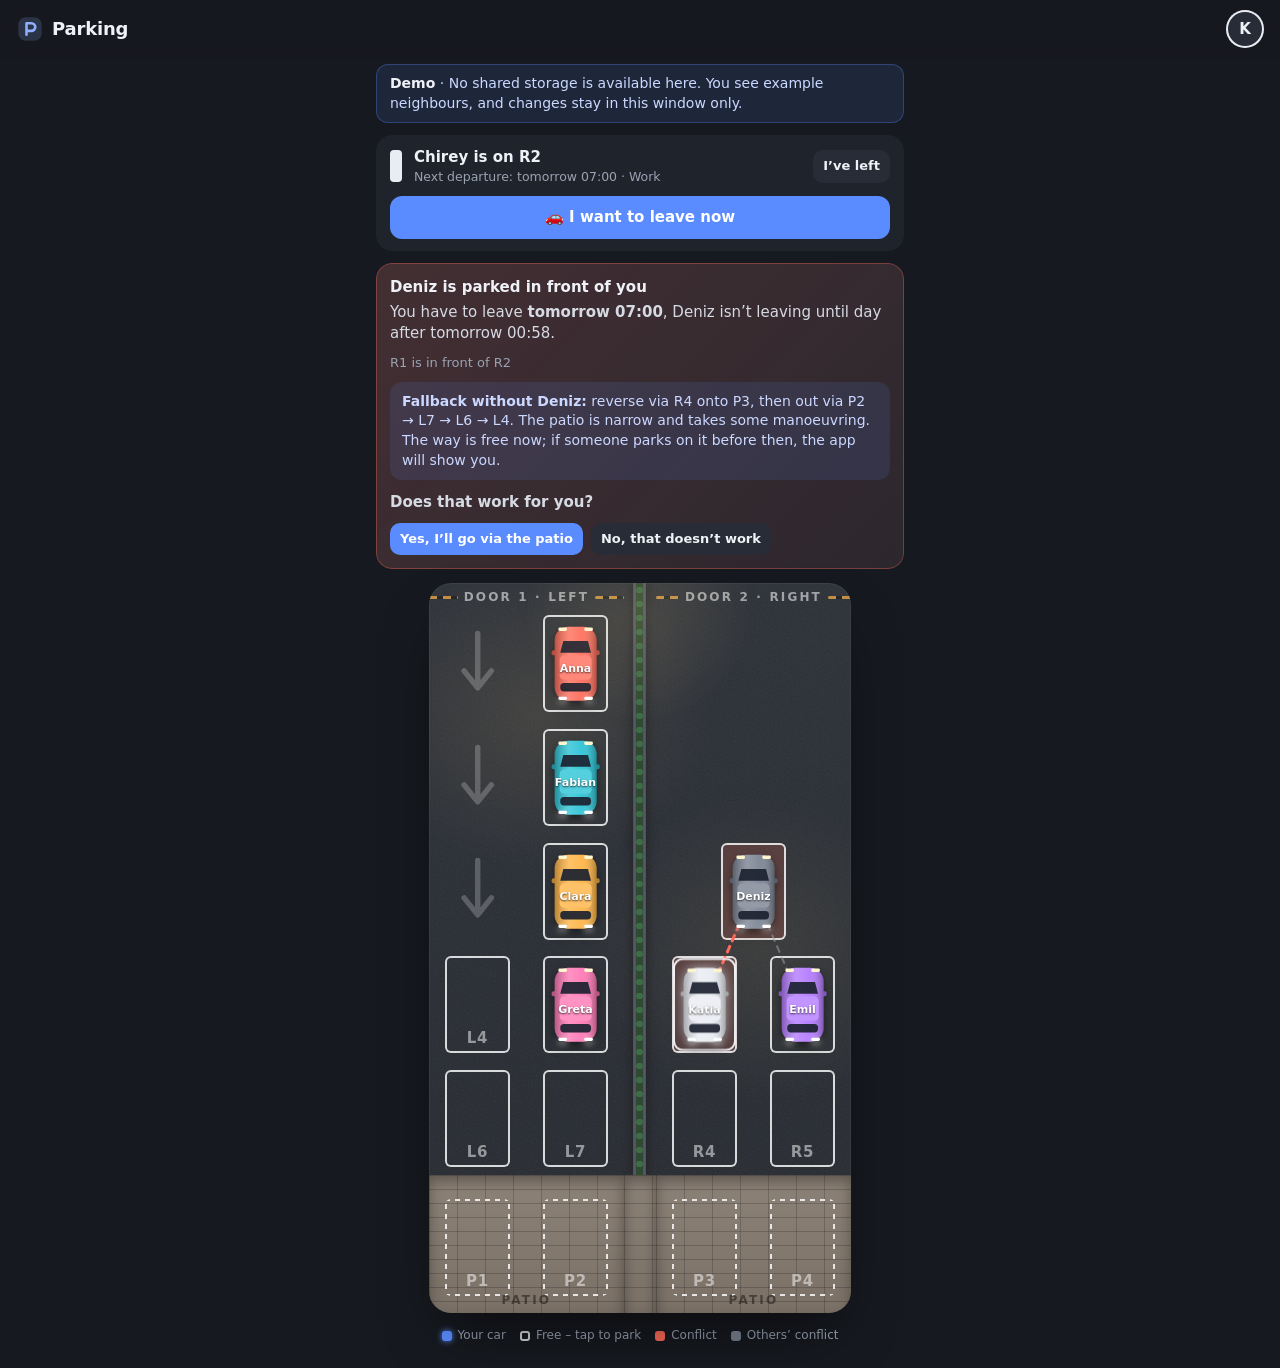
<file: docs/index.html>
<!doctype html>
<html lang="de">
<head>
<meta charset="utf-8">
<meta name="viewport" content="width=device-width, initial-scale=1, viewport-fit=cover">
<title>Parkplatz · Demo</title>
<meta name="theme-color" content="#16191f">
<meta name="apple-mobile-web-app-capable" content="yes">
<meta name="apple-mobile-web-app-status-bar-style" content="black-translucent">
<meta name="apple-mobile-web-app-title" content="Parkplatz">
<link rel="icon" href="icon.svg" type="image/svg+xml">
<link rel="apple-touch-icon" href="icon-180.png">
</head>
<body>
<style>
:root {
  --bg: #16191f;
  --panel: #1f232b;
  --panel-2: #272c36;
  --line: #333a46;
  --text: #eef1f6;
  --muted: #9aa3b2;
  --accent: #5b8cff;
  --accent-2: #8fb0ff;
  --good: #3ecf8e;
  --warn: #ff6b5b;
  --amber: #ffb547;
  --asphalt: #2a2e35;
  --asphalt-2: #24282e;
  --paint: rgba(255, 255, 255, .82);
  --patio: #8a7f73;
  --radius: 16px;
  --font: ui-rounded, "SF Pro Rounded", system-ui, -apple-system, "Segoe UI", Roboto, sans-serif;
  color-scheme: dark;
}

* { box-sizing: border-box; }
html, body { margin: 0; }
body {
  background:
    radial-gradient(1200px 600px at 50% -200px, #232a38 0%, transparent 70%),
    var(--bg);
  color: var(--text);
  font: 15px/1.4 var(--font);
  min-height: 100dvh;
  -webkit-font-smoothing: antialiased;
  -webkit-tap-highlight-color: transparent;
}
button, input, select { font: inherit; color: inherit; }
[hidden] { display: none !important; }

/* ── Kopfzeile ─────────────────────────────────────────── */
.topbar {
  position: sticky; top: 0; z-index: 20;
  display: flex; align-items: center; justify-content: space-between;
  padding: calc(env(safe-area-inset-top) + 10px) 16px 10px;
  background: color-mix(in srgb, var(--bg) 82%, transparent);
  backdrop-filter: blur(14px); -webkit-backdrop-filter: blur(14px);
}
.brand { display: flex; align-items: center; gap: 8px; font-weight: 700; font-size: 18px; letter-spacing: -.01em; }
.brand svg { width: 28px; height: 28px; color: var(--accent-2); }
.avatar {
  width: 38px; height: 38px; border-radius: 50%; border: 0; cursor: pointer;
  background: var(--panel-2); font-weight: 700; display: grid; place-items: center;
  box-shadow: inset 0 0 0 2px var(--avatar, var(--line));
  transition: transform .15s;
}
.avatar:active { transform: scale(.94); }

main { max-width: 560px; margin: 0 auto; padding: 0 16px calc(env(safe-area-inset-bottom) + 24px); }

/* ── Status & Konflikte ───────────────────────────────── */
.status:empty, .conflicts:empty { display: none; }
.status {
  margin: 6px 0 12px; padding: 12px 14px; border-radius: var(--radius);
  background: var(--panel); display: grid; gap: 10px;
  animation: rise .5s both;
}
.st-row { display: flex; gap: 12px; align-items: center; }
.status .swatch { width: 12px; height: 32px; border-radius: 4px; flex: none; }
.status b { font-weight: 650; }
.status small { color: var(--muted); display: block; }
.status .grow { flex: 1; min-width: 0; }

.conflicts { display: grid; gap: 10px; margin-bottom: 14px; }
.conflict {
  position: relative; padding: 14px; border-radius: var(--radius);
  background: linear-gradient(135deg, rgba(255, 107, 91, .16), rgba(255, 107, 91, .06)), var(--panel);
  box-shadow: inset 0 0 0 1px rgba(255, 107, 91, .35);
  animation: rise .45s both;
}
.conflict.ok {
  background: linear-gradient(135deg, rgba(62, 207, 142, .14), rgba(62, 207, 142, .04)), var(--panel);
  box-shadow: inset 0 0 0 1px rgba(62, 207, 142, .35);
}
.conflict.flash { animation: flash 1.2s 2; }
.conflict h3 { margin: 0 0 4px; font-size: 15px; }
.conflict p { margin: 0 0 10px; color: #d6dae3; }
.conflict .meta { font-size: 13px; color: var(--muted); margin-bottom: 10px; }
.row { display: flex; gap: 8px; flex-wrap: wrap; }

/* ── Buttons & Formulare ──────────────────────────────── */
.btn {
  border: 0; border-radius: 12px; padding: 11px 14px; cursor: pointer;
  background: var(--panel-2); font-weight: 600; transition: transform .12s, background .2s, opacity .2s;
  display: inline-flex; align-items: center; justify-content: center; gap: 6px;
}
.btn:active { transform: scale(.97); }
.btn.primary { background: var(--accent); color: #fff; }
.btn.good { background: var(--good); color: #0b2a1c; }
.btn.danger { background: rgba(255, 107, 91, .16); color: #ffb3aa; }
.btn.ghost { background: transparent; box-shadow: inset 0 0 0 1px var(--line); }
.btn.block { width: 100%; }
.btn.small { padding: 7px 10px; font-size: 13px; border-radius: 10px; }
.btn[disabled] { opacity: .45; pointer-events: none; }

label.field { display: grid; gap: 6px; margin-bottom: 12px; font-size: 13px; color: var(--muted); }
input[type=text], input[type=time], input[type=datetime-local], input[type=date], select {
  width: 100%; padding: 11px 12px; border-radius: 12px; border: 1px solid var(--line);
  background: var(--bg); color: var(--text); font-size: 16px;
}
input:focus-visible, select:focus-visible, button:focus-visible { outline: 2px solid var(--accent); outline-offset: 2px; }

.chips { display: flex; gap: 6px; flex-wrap: wrap; margin-bottom: 12px; }
.chip {
  border: 0; border-radius: 999px; padding: 8px 12px; cursor: pointer; font-size: 14px;
  background: var(--panel-2); box-shadow: inset 0 0 0 1px var(--line); transition: all .15s;
}
.chip[aria-pressed=true] { background: rgba(91, 140, 255, .2); box-shadow: inset 0 0 0 1.5px var(--accent); color: #dbe5ff; }
.days { display: grid; grid-template-columns: repeat(7, 1fr); gap: 4px; margin-bottom: 12px; }
.days .chip { padding: 8px 0; text-align: center; }

.swatches { display: flex; gap: 8px; flex-wrap: wrap; margin-bottom: 12px; }
.swatches button {
  width: 34px; height: 34px; border-radius: 50%; border: 0; cursor: pointer; background: var(--c);
  box-shadow: inset 0 0 0 2px rgba(255,255,255,.15); transition: transform .15s;
}
.swatches button[aria-pressed=true] { box-shadow: 0 0 0 2px var(--bg), 0 0 0 4px var(--c); transform: scale(1.06); }

.hint { font-size: 13px; color: var(--muted); margin: -4px 0 12px; }
.callout { padding: 10px 12px; border-radius: 12px; font-size: 14px; margin-bottom: 12px; }
.callout.warn { background: rgba(255, 107, 91, .12); color: #ffc2bb; }
.callout.info { background: rgba(91, 140, 255, .12); color: #cbd8ff; }
.callout.good { background: rgba(62, 207, 142, .12); color: #b8f0d6; }

/* ── Parkplatz ────────────────────────────────────────── */
.lot-wrap { display: grid; place-items: center; }
.lot {
  --gw: 26; --gh: 45;
  position: relative; width: 100%;
  max-width: calc((100dvh - 150px) * 26 / 45);
  min-width: 300px;
  aspect-ratio: 26 / 45;
  border-radius: 22px; overflow: hidden;
  background:
    radial-gradient(60% 30% at 25% 18%, rgba(255, 214, 140, .10), transparent 70%),
    radial-gradient(60% 30% at 78% 50%, rgba(255, 214, 140, .08), transparent 70%),
    url("data:image/svg+xml;utf8,<svg xmlns='http://www.w3.org/2000/svg' width='120' height='120'><filter id='n'><feTurbulence type='fractalNoise' baseFrequency='.9' numOctaves='2' stitchTiles='stitch'/><feColorMatrix values='0 0 0 0 1  0 0 0 0 1  0 0 0 0 1  0 0 0 .07 0'/></filter><rect width='100%' height='100%' filter='url(%23n)'/></svg>"),
    linear-gradient(180deg, var(--asphalt), var(--asphalt-2));
  box-shadow: 0 30px 60px -20px rgba(0, 0, 0, .6), inset 0 0 0 1px rgba(255, 255, 255, .05);
  animation: lot-in .8s cubic-bezier(.2, .8, .2, 1) both;
  user-select: none; -webkit-user-select: none;
}
.lot::after { /* Laternen-Atmen */
  content: ""; position: absolute; inset: 0; pointer-events: none;
  background: radial-gradient(40% 22% at 50% 4%, rgba(255, 220, 150, .12), transparent 70%);
  animation: breathe 6s ease-in-out infinite;
}
.lot-deco, .bays, .cars, .links { position: absolute; inset: 0; }
.cars, .links { pointer-events: none; }
.links { width: 100%; height: 100%; overflow: visible; }

/* Positionierung im Raster: --x/--y/--w/--h in Rastereinheiten */
.g {
  position: absolute;
  left: calc(var(--x) / var(--gw) * 100%);
  top: calc(var(--y) / var(--gh) * 100%);
  width: calc(var(--w) / var(--gw) * 100%);
  height: calc(var(--h) / var(--gh) * 100%);
}

.median {
  background:
    radial-gradient(circle at 50% 50%, #3f6b45 0 34%, transparent 36%) 0 0 / 100% 14px,
    linear-gradient(90deg, #4a4f57, #5a6069 18%, #2f4a33 22% 78%, #5a6069 82%, #4a4f57);
  box-shadow: 0 0 12px rgba(0, 0, 0, .4);
}
.patio {
  background:
    linear-gradient(rgba(0,0,0,.18) 1px, transparent 1px) 0 0 / 14px 14px,
    linear-gradient(90deg, rgba(0,0,0,.18) 1px, transparent 1px) 0 0 / 28px 14px,
    linear-gradient(180deg, #8d8277, #7a7066);
  box-shadow: inset 0 6px 14px rgba(0, 0, 0, .35);
}
.patio-label, .gate-label {
  position: absolute; font-weight: 800; letter-spacing: .18em; text-transform: uppercase;
  color: rgba(255, 255, 255, .55); font-size: clamp(9px, 2.4vw, 12px); white-space: nowrap;
}
.patio-label { left: 50%; bottom: 4px; transform: translateX(-50%); color: rgba(30, 24, 18, .55); }
.gate {
  display: flex; align-items: center; justify-content: center; gap: 6px;
}
.gate-label { position: static; }
.gate::before, .gate::after {
  content: ""; flex: 1; height: 3px; border-radius: 3px; max-width: 24%;
  background: repeating-linear-gradient(90deg, var(--amber) 0 8px, #222 8px 14px);
  opacity: .7;
}
.arrow {
  color: rgba(255, 255, 255, .22); display: grid; place-items: center;
}
.arrow svg { width: 70%; height: 70%; animation: drift 2.8s ease-in-out infinite; }

/* Stellplätze */
.bay {
  border: 0; padding: 0; margin: 0; background: transparent; cursor: pointer;
  border-radius: 6px;
  box-shadow: inset 0 0 0 2px var(--paint);
  transition: background .25s, box-shadow .25s, transform .2s;
  animation: bay-in .55s cubic-bezier(.2, .9, .3, 1.2) both;
  animation-delay: calc(var(--i) * 45ms + 250ms);
  display: flex; align-items: flex-end; justify-content: center;
}
.bay.patio-bay { box-shadow: none; background-image:
  linear-gradient(90deg, var(--paint) 50%, transparent 50%), linear-gradient(90deg, var(--paint) 50%, transparent 50%),
  linear-gradient(0deg, var(--paint) 50%, transparent 50%), linear-gradient(0deg, var(--paint) 50%, transparent 50%);
  background-repeat: repeat-x, repeat-x, repeat-y, repeat-y;
  background-size: 10px 2px, 10px 2px, 2px 10px, 2px 10px;
  background-position: 0 0, 0 100%, 0 0, 100% 0;
}
.bay .code {
  font-weight: 800; font-size: clamp(10px, 3vw, 15px); letter-spacing: .04em;
  color: rgba(255, 255, 255, .5); margin-bottom: 6%; transition: opacity .3s;
}
.bay.occupied .code { opacity: 0; }
.bay:hover:not(.occupied) { background-color: rgba(91, 140, 255, .14); }
.bay:focus-visible { outline: 3px solid var(--accent); outline-offset: 2px; }
.bay:active { transform: scale(.96); }
body.can-park .bay:not(.occupied) { animation: bay-in .55s cubic-bezier(.2, .9, .3, 1.2) both, invite 2.4s ease-in-out infinite; animation-delay: calc(var(--i) * 45ms + 250ms), calc(var(--i) * 120ms + 1.2s); }
.bay.selected { box-shadow: inset 0 0 0 3px var(--accent-2), 0 0 0 4px rgba(91, 140, 255, .25); }
.bay.rel-blocks { background-color: rgba(255, 181, 71, .2); }
.bay.rel-blocked-by { background-color: rgba(91, 140, 255, .22); }
.bay.conflict-bay { background-color: rgba(255, 107, 91, .18); animation: alarm 1.6s ease-in-out infinite; }

/* Autos */
.car {
  display: grid; place-items: center; transition: filter .3s;
  will-change: transform;
}
.car .car-svg { width: 76%; height: 88%; overflow: visible; filter: drop-shadow(0 4px 4px rgba(0,0,0,.45)); }
.car .body { fill: var(--car); }
.car .roof { fill: color-mix(in srgb, var(--car) 82%, #fff); }
.car .glass { fill: #1b2230; opacity: .92; }
.car .mirror { fill: color-mix(in srgb, var(--car) 70%, #000); }
.car .tail { fill: #ff4d4d; opacity: .75; }
.car .head { fill: #fff6d0; }
.car .beam { /* Scheinwerferkegel nach vorne (oben) */
  position: absolute; left: 12%; right: 12%; bottom: 92%; height: 70%;
  background: radial-gradient(50% 100% at 50% 100%, rgba(255, 244, 200, .45), transparent 80%);
  clip-path: polygon(0 0, 100% 0, 85% 100%, 15% 100%);
  opacity: 0; transition: opacity .6s;
}
.car.driving .beam { opacity: 1; }
.car.reversing .tail { fill: #fff; opacity: 1; filter: drop-shadow(0 2px 3px rgba(255, 255, 255, .9)); }
.car .tag {
  position: absolute; top: 47%; left: 50%; transform: translateX(-50%);
  font-size: clamp(8px, 2.2vw, 11px); font-weight: 800; color: #fff; white-space: nowrap;
  text-shadow: 0 1px 2px rgba(0, 0, 0, .7); max-width: 100%; overflow: hidden; text-overflow: ellipsis;
}
.car.mine .car-svg { filter: drop-shadow(0 0 6px color-mix(in srgb, var(--car) 70%, transparent)) drop-shadow(0 4px 4px rgba(0,0,0,.45)); }
.car.mine::before {
  content: ""; position: absolute; inset: 4%; border-radius: 8px;
  box-shadow: 0 0 0 2px color-mix(in srgb, var(--car) 70%, #fff);
  animation: ring 2.6s ease-out infinite;
}
.car.dim { filter: saturate(.3) brightness(.7); }

.conflict.request { background: linear-gradient(135deg, rgba(255, 181, 71, .16), rgba(255, 181, 71, .05)), var(--panel); box-shadow: inset 0 0 0 1px rgba(255, 181, 71, .4); }
.conflict.request.urgent { animation: rise .45s both, urgent 1.8s ease-in-out infinite .5s; }
.conflict.request .list { margin-bottom: 10px; }
.bay.wait-bay { animation: wait 1.4s ease-in-out infinite !important; }
.bay.move-bay { background-color: rgba(255, 181, 71, .22); }
.links line.req { stroke: var(--amber); }
.links circle.req { fill: var(--amber); }
@keyframes urgent { 50% { box-shadow: inset 0 0 0 2px var(--amber), 0 0 22px rgba(255, 181, 71, .35); } }
@keyframes wait { 0%, 100% { box-shadow: inset 0 0 0 2px var(--paint); } 50% { box-shadow: inset 0 0 0 3px var(--amber), 0 0 16px rgba(255, 181, 71, .5); } }
.links line { stroke: var(--warn); stroke-width: 3; stroke-dasharray: 6 6; stroke-linecap: round; animation: dash 1s linear infinite; }
.links circle { fill: var(--warn); }
.links line.other { stroke: var(--muted); stroke-width: 2; opacity: .55; animation: none; }
.links circle.other { fill: var(--muted); opacity: .55; }

.legend { display: flex; gap: 14px; flex-wrap: wrap; justify-content: center; color: var(--muted); font-size: 12px; margin: 14px 0 0; }
.legend span { display: inline-flex; align-items: center; gap: 6px; }
.dot { width: 10px; height: 10px; border-radius: 3px; display: inline-block; }
.dot.mine { background: var(--accent); box-shadow: 0 0 6px var(--accent); }
.dot.free { box-shadow: inset 0 0 0 2px var(--paint); }
.dot.warn { background: var(--warn); }
.dot.other { background: var(--muted); opacity: .6; }

/* ── Bottom Sheet ─────────────────────────────────────── */
.sheet-backdrop {
  position: fixed; inset: 0; z-index: 40; background: rgba(5, 7, 10, .55);
  animation: fade .25s both;
}
.sheet {
  position: fixed; z-index: 41; left: 0; right: 0; bottom: 0; margin: 0 auto; max-width: 560px;
  max-height: 88dvh; overflow: auto; overscroll-behavior: contain;
  background: var(--panel); border-radius: 22px 22px 0 0;
  padding: 8px 18px calc(env(safe-area-inset-bottom) + 18px);
  box-shadow: 0 -20px 50px rgba(0, 0, 0, .5);
  animation: sheet-in .38s cubic-bezier(.2, .9, .25, 1) both;
}
.sheet.closing { animation: sheet-out .22s ease-in both; }
.sheet-backdrop.closing { animation: fade .22s reverse both; }
.sheet-handle { width: 40px; height: 5px; border-radius: 3px; background: var(--line); margin: 4px auto 12px; }
.sheet h2 { margin: 0 0 4px; font-size: 21px; letter-spacing: -.01em; }
.sheet h3 { margin: 18px 0 8px; font-size: 13px; text-transform: uppercase; letter-spacing: .08em; color: var(--muted); }
.sheet .sub { color: var(--muted); margin: 0 0 16px; }
.sheet .actions { display: grid; gap: 8px; margin-top: 16px; }
.list { display: grid; gap: 6px; margin-bottom: 8px; }
.item {
  display: flex; align-items: center; gap: 10px; padding: 10px 12px; border-radius: 12px; background: var(--panel-2);
}
.item .grow { flex: 1; min-width: 0; }
.item small { color: var(--muted); display: block; }
.item .x { border: 0; background: transparent; color: var(--muted); font-size: 20px; cursor: pointer; padding: 0 4px; line-height: 1; }
.car-pill { width: 14px; height: 22px; border-radius: 4px; flex: none; background: var(--c); }
.kv { display: grid; grid-template-columns: auto 1fr; gap: 6px 14px; margin: 0 0 8px; }
.kv dt { color: var(--muted); }
.kv dd { margin: 0; }
.steps { display: flex; gap: 6px; margin-bottom: 14px; }
.steps i { height: 4px; flex: 1; border-radius: 2px; background: var(--line); }
.steps i.on { background: var(--accent); }

.toast {
  position: fixed; z-index: 60; left: 50%; bottom: calc(env(safe-area-inset-bottom) + 20px);
  transform: translateX(-50%); background: #eef1f6; color: #12151b; font-weight: 600;
  padding: 10px 16px; border-radius: 999px; box-shadow: 0 10px 30px rgba(0,0,0,.4);
  animation: toast 2.6s both; max-width: calc(100% - 32px); text-align: center;
}
.toast.error { background: #ffdcd7; color: #5a0f06; }

/* ── Animationen ──────────────────────────────────────── */
@keyframes rise { from { opacity: 0; transform: translateY(8px); } }
@keyframes fade { from { opacity: 0; } }
@keyframes lot-in { from { opacity: 0; transform: translateY(16px) scale(.98); } }
@keyframes bay-in { from { opacity: 0; transform: scale(.7); } }
@keyframes invite { 0%, 100% { background-color: transparent; } 50% { background-color: rgba(91, 140, 255, .13); } }
@keyframes alarm { 0%, 100% { background-color: rgba(255, 107, 91, .1); } 50% { background-color: rgba(255, 107, 91, .32); } }
@keyframes ring { 0% { opacity: .9; transform: scale(.96); } 70%, 100% { opacity: 0; transform: scale(1.14); } }
@keyframes breathe { 0%, 100% { opacity: .6; } 50% { opacity: 1; } }
@keyframes drift { 0%, 100% { transform: translateY(-10%); opacity: .5; } 50% { transform: translateY(10%); opacity: 1; } }
@keyframes dash { to { stroke-dashoffset: -12; } }
@keyframes sheet-in { from { transform: translateY(100%); } }
@keyframes sheet-out { to { transform: translateY(100%); } }
@keyframes flash { 50% { box-shadow: inset 0 0 0 2px var(--warn), 0 0 24px rgba(255, 107, 91, .5); } }
@keyframes toast { 0% { opacity: 0; transform: translate(-50%, 12px); } 10%, 85% { opacity: 1; transform: translate(-50%, 0); } 100% { opacity: 0; } }

@media (prefers-reduced-motion: reduce) {
  *, *::before, *::after { animation-duration: .01ms !important; animation-iteration-count: 1 !important; transition-duration: .01ms !important; }
}
@media (min-width: 700px) {
  .lot { max-width: min(520px, calc((100dvh - 170px) * 26 / 45)); }
}

/* ── Artefakt: einzige dunkle Optik, Ränder für Notch und Seitenleisten ── */
:root { color-scheme: dark; }
body { background: var(--bg); color: var(--text); }
body::before { content: ""; position: fixed; inset: 0 0 auto; height: env(safe-area-inset-top, 0px); z-index: 30; background: var(--bg); }
.topbar {
  top: env(safe-area-inset-top, 0px);
  padding: 10px max(16px, env(safe-area-inset-right, 0px)) 10px max(16px, env(safe-area-inset-left, 0px));
}
main {
  padding-left: max(16px, env(safe-area-inset-left, 0px));
  padding-right: max(16px, env(safe-area-inset-right, 0px));
  padding-block: 0 24px;
}
.sheet {
  padding-left: max(18px, env(safe-area-inset-left, 0px));
  padding-right: max(18px, env(safe-area-inset-right, 0px));
}
.lot { min-width: 0; max-width: min(100%, calc((100dvh - 150px) * 26 / 45)); }
@media (min-width: 700px) { .lot { max-width: min(520px, calc((100dvh - 170px) * 26 / 45)); } }
.banner {
  margin: 6px 0 12px; padding: 10px 14px; border-radius: 12px; font-size: 14px;
  background: rgba(91, 140, 255, .12); color: #cbd8ff; box-shadow: inset 0 0 0 1px rgba(91, 140, 255, .3);
}
.banner b { color: var(--text); }

</style>
<header class="topbar">
    <div class="brand">
      <svg viewBox="0 0 24 24" aria-hidden="true"><rect x="2" y="2" width="20" height="20" rx="6" fill="currentColor" opacity=".18"/><path d="M9 17V7h4.2a3.3 3.3 0 0 1 0 6.6H9" fill="none" stroke="currentColor" stroke-width="2.2" stroke-linecap="round" stroke-linejoin="round"/></svg>
      <span data-i18n>Parkplatz</span>
    </div>
    <button class="avatar" id="profileBtn" aria-label="Profil" data-i18n-aria>?</button>
  </header>

  <main>
    <section id="banner" class="banner" role="status" hidden></section>
    <section id="status" class="status" aria-live="polite"></section>
    <section id="conflicts" class="conflicts" aria-live="polite"></section>

    <div class="lot-wrap">
      <div class="lot" id="lot" role="group" aria-label="Parkplatz" data-i18n-aria>
        <div class="lot-deco" id="lotDeco" aria-hidden="true"></div>
        <div class="bays" id="bays"></div>
        <svg class="links" id="links" aria-hidden="true"></svg>
        <div class="cars" id="cars" aria-hidden="true"></div>
      </div>
    </div>

    <p class="legend">
      <span><i class="dot mine"></i><span data-i18n>Dein Auto</span></span>
      <span><i class="dot free"></i><span data-i18n>Frei – antippen zum Parken</span></span>
      <span><i class="dot warn"></i><span data-i18n>Konflikt</span></span>
      <span><i class="dot other"></i><span data-i18n>Konflikt anderer</span></span>
    </p>
  </main>

  <div class="sheet-backdrop" id="backdrop" hidden></div>
  <section class="sheet" id="sheet" role="dialog" aria-modal="true" hidden>
    <div class="sheet-handle"></div>
    <div class="sheet-body" id="sheetBody"></div>
  </section>

  <div class="toast" id="toast" role="status" hidden></div>

  <template id="carSvg">
    <svg viewBox="0 0 40 64" class="car-svg">
      <defs>
        <linearGradient id="g-shine" x1="0" x2="1">
          <stop offset="0" stop-color="#000" stop-opacity=".28"/>
          <stop offset=".35" stop-color="#fff" stop-opacity=".18"/>
          <stop offset=".65" stop-color="#fff" stop-opacity=".05"/>
          <stop offset="1" stop-color="#000" stop-opacity=".3"/>
        </linearGradient>
      </defs>
      <!-- Draufsicht, Front oben (Autos parken rückwärts ein) -->
      <rect class="mirror" x="0.5" y="21" width="5" height="4" rx="1.5"/>
      <rect class="mirror" x="34.5" y="21" width="5" height="4" rx="1.5"/>
      <rect class="body" x="3" y="2" width="34" height="60" rx="11"/>
      <rect x="3" y="2" width="34" height="60" rx="11" fill="url(#g-shine)"/>
      <path class="glass" d="M10 13.5h20l2.5 9.5h-25z"/>
      <rect class="roof" x="7" y="25" width="26" height="20" rx="4"/>
      <rect class="glass" x="7.5" y="47.5" width="25" height="7" rx="3"/>
      <rect class="head" x="6" y="2.6" width="7" height="2.8" rx="1.2"/>
      <rect class="head" x="27" y="2.6" width="7" height="2.8" rx="1.2"/>
      <rect class="tail" x="6" y="58.8" width="7" height="2.6" rx="1.2"/>
      <rect class="tail" x="27" y="58.8" width="7" height="2.6" rx="1.2"/>
    </svg>
  </template>
<script>
// Sprachen der Oberfläche: Deutsch (Grundsprache), Englisch und Spanisch.
// Texte stehen im Code auf Deutsch mit {platzhaltern}: t('{car} steht auf {spot}', { car, spot }).
// Fehlt eine Übersetzung, erscheint der deutsche Text.
// Sprache: von Hand gewählt (Profil) oder die des Geräts – Deutsch bei deutschem Gerät, Spanisch bei spanischem,
// sonst Englisch.
// Wird auch in die Artefakt-Seite eingebaut (artifact/build.py).

const LANGS = ['de', 'en', 'es'];
const LANG_NAMES = { de: 'Deutsch', en: 'English', es: 'Español' };

const LANG = (() => {
  try {
    const s = localStorage.getItem('park.lang');
    if (LANGS.includes(s)) return s;
  } catch { /* privat */ }
  const dev = (navigator.language || '').toLowerCase();
  return dev.startsWith('de') ? 'de' : dev.startsWith('es') ? 'es' : 'en';
})();

function setLang(lang) {
  try { localStorage.setItem('park.lang', lang); } catch { /* privat */ }
}

function t(de, params) {
  const dict = LANG === 'en' ? I18N_EN : LANG === 'es' ? I18N_ES : null;
  let s = dict ? (dict[de] ?? de) : de;
  if (params) s = s.replace(/\{(\w+)\}/g, (m, k) => (k in params ? params[k] : m));
  return s;
}

const WD_SHORT = {
  de: ['Mo', 'Di', 'Mi', 'Do', 'Fr', 'Sa', 'So'],
  en: ['Mon', 'Tue', 'Wed', 'Thu', 'Fri', 'Sat', 'Sun'],
  es: ['lun', 'mar', 'mié', 'jue', 'vie', 'sáb', 'dom'],
}[LANG];
const MONTHS_EN = ['Jan', 'Feb', 'Mar', 'Apr', 'May', 'Jun', 'Jul', 'Aug', 'Sep', 'Oct', 'Nov', 'Dec'];
const MONTHS_ES = ['ene', 'feb', 'mar', 'abr', 'may', 'jun', 'jul', 'ago', 'sep', 'oct', 'nov', 'dic'];

/** Tag als Wort („morgen“) oder kurz mit Datum („Mo 10.11.“ / „Mon 10 Nov“ / „lun 10 nov“). wd: 0 = Montag. */
function fmtDay(diff, wd, day, month) {
  const word = { 0: 'heute', 1: 'morgen', 2: 'übermorgen' }[diff];
  if (word) return t(word);
  const pad = (n) => String(n).padStart(2, '0');
  if (LANG === 'en') return `${WD_SHORT[wd]} ${day} ${MONTHS_EN[month - 1]}`;
  if (LANG === 'es') return `${WD_SHORT[wd]} ${day} ${MONTHS_ES[month - 1]}`;
  return `${WD_SHORT[wd]} ${pad(day)}.${pad(month)}.`;
}

/** Feste Texte in der HTML-Seite: data-i18n (Inhalt) und data-i18n-aria (aria-label). */
function translateStatic(root = document) {
  document.documentElement.lang = LANG;
  root.querySelectorAll('[data-i18n]').forEach((el) => { el.textContent = t(el.textContent.trim()); });
  root.querySelectorAll('[data-i18n-aria]').forEach((el) => el.setAttribute('aria-label', t(el.getAttribute('aria-label'))));
}

const I18N_EN = {
  // Allgemein & Seite
  'Parkplatz': 'Parking',
  'Profil': 'Profile',
  'Dein Auto': 'Your car',
  'Frei – antippen zum Parken': 'Free – tap to park',
  'Konflikt': 'Conflict',
  'Konflikt anderer': 'Others’ conflict',
  'Konflikte anderer hier': 'Other neighbours’ conflicts here',
  '{a_name} ({a_spot}) steht vor {b_name} ({b_spot})': '{a_name} ({a_spot}) is in front of {b_name} ({b_spot})',
  '{b_name} muss {b_when} raus, {a_name} fährt erst {a_when}.': '{b_name} has to leave {b_when}, {a_name} isn’t leaving until {a_when}.',
  'Tür 1 · links': 'Door 1 · left',
  'Tür 2 · rechts': 'Door 2 · right',
  'Fehler {n}': 'Error {n}',
  'Server nicht erreichbar: {msg}': 'Server not reachable: {msg}',
  'Das hat nicht geklappt': 'That didn’t work',
  'Gespeichert': 'Saved',
  'Speichern': 'Save',
  'Hinzugefügt': 'Added',
  'Gelöscht': 'Deleted',
  'Entfernt': 'Removed',
  'Löschen': 'Delete',
  'Schließen': 'Close',
  'Weiter': 'Next',
  'Später': 'Later',

  // Zeit
  'unbekannt': 'unknown',
  'heute': 'today',
  'morgen': 'tomorrow',
  'übermorgen': 'day after tomorrow',
  'täglich': 'daily',
  'Mo–Fr': 'Mon–Fri',
  'Sa–So': 'Sat–Sun',
  'keine Ausfahrt bekannt': 'no departure known',
  'zu unbekannter Zeit': 'an unknown time',

  // Wege
  'rückwärts über {via} auf {to}': 'reverse via {via} onto {to}',
  'rückwärts auf {to}': 'reverse onto {to}',
  ', dann über {via} hinaus': ', then out via {via}',
  ', dann hinaus': ', then out',
  'direkt': 'directly',
  'direkt oder über {via}': 'directly or via {via}',
  'über {via}': 'via {via}',
  ' oder ': ' or ',
  ' und ': ' and ',

  // Stellplätze
  'Platz {spot}, belegt von {name}': 'Spot {spot}, taken by {name}',
  'Platz {spot}, belegt': 'Spot {spot}, taken',
  'Platz {spot}, frei': 'Spot {spot}, free',
  'Patio-Platz': 'Patio spot',
  'Ausfahrt': 'Way out',
  'Ausfahrt über': 'Way out via',
  'Ausfahrt über (einer muss frei sein)': 'Way out via (one must be free)',
  'Fährt über diesen Platz raus': 'Drives out across this spot',
  'frei': 'free',
  'fährt {when}': 'leaves {when}',

  // Status
  'Willkommen!': 'Welcome!',
  'Melde dich an, um Plätze zu belegen und Konflikte zu sehen.': 'Sign up to take spots and see conflicts.',
  'Trag dich ein, um Plätze zu belegen und Konflikte zu sehen.': 'Sign up to take spots and see conflicts.',
  'Loslegen': 'Get started',
  'Noch kein Auto': 'No car yet',
  'Leg dein Auto an, dann kannst du parken.': 'Add your car, then you can park.',
  'Auto anlegen': 'Add car',
  '{car} steht auf {spot}': '{car} is on {spot}',
  'Nächste Ausfahrt: {dep}': 'Next departure: {dep}',
  '{car} ist unterwegs': '{car} is out',
  'Zurück? Tippe auf einen freien Platz.': 'Back? Tap a free spot.',
  'Losgefahren': 'I’ve left',
  '🚗 Ich will gleich rausfahren': '🚗 I want to leave now',
  'Gute Fahrt! 👋': 'Have a good trip! 👋',

  // Rausfahr-Anfrage
  'Danke! Bescheid gegeben 👍': 'Thanks! They’ve been told 👍',
  'Bescheid gegeben': 'They’ve been told',
  'Nochmal geklingelt 🔔': 'Rang again 🔔',
  'Anfrage beendet': 'Request ended',
  '{names} wurde benachrichtigt': '{names} has been notified',
  '{names} wurden benachrichtigt': '{names} have been notified',
  '{names} sieht deine Anfrage': '{names} can see your request',
  '{names} sehen deine Anfrage': '{names} can see your request',
  'Anfrage gestartet': 'Request started',
  'dein eigenes Auto': 'your own car',
  '✓ kommt sofort': '✓ coming right away',
  '⏱ in ~{n} Min.': '⏱ in ~{n} min.',
  '… noch keine Antwort': '… no answer yet',
  'Bei mehreren Wegen reicht es, wenn einer davon Platz macht.': 'If there are several ways out, it’s enough for one of them to make room.',
  'Du willst raus – Anfrage läuft': 'You want to leave – request running',
  '{car} auf {spot} · seit {n} Min.': '{car} on {spot} · for {n} min.',
  ' · mehrere müssen nacheinander weg': ' · several have to move one after another',
  '🔔 Nochmal klingeln': '🔔 Ring again',
  'Hat sich erledigt': 'No longer needed',
  'Nachklingeln ab {time} möglich. Ist der Weg frei, bekommst du Bescheid.': 'You can ring again from {time}. You’ll be told when the way is clear.',
  'Nachklingeln ab {time} möglich. Ist der Weg frei, endet die Anfrage von selbst.': 'You can ring again from {time}. The request ends by itself once the way is clear.',
  'Du hast geantwortet: kommst sofort.': 'You answered: coming right away.',
  'Du hast geantwortet: in ~{n} Min.': 'You answered: in ~{n} min.',
  '🚗 {name} will gleich rausfahren': '🚗 {name} wants to leave now',
  'Dein {car} auf {spot} steht im Weg ({their_spot}). Bitte kurz umparken.': 'Your {car} on {spot} is in the way ({their_spot}). Please move it briefly.',
  'Alternativ könnte auch {who} Platz machen.': 'Alternatively, {who} could make room.',
  'Komme sofort': 'Coming right away',
  'Dauert ~15 Min.': 'About 15 min.',

  // Patio-Notweg
  'Notlösung übers Patio?': 'Fallback via the patio?',
  'Gerade steht dir jemand im Weg. Ohne einen Nachbarn zu stören, kämst du so raus:': 'Someone is in your way right now. Without bothering a neighbour, you could get out like this:',
  'Das Patio ist schmal und braucht etwas Rangieren. Nimm den Weg nur, wenn dein Auto passt und du das magst.': 'The patio is narrow and takes some manoeuvring. Only take this way if your car fits and you’re comfortable with it.',
  'Ja, ich fahre übers Patio': 'Yes, I’ll go via the patio',
  'Nein, Nachbarn fragen': 'No, ask the neighbours',
  'Kommt für mein Auto nie in Frage': 'Never an option for my car',
  'Gute Fahrt übers Patio! Tippe danach auf „Losgefahren“.': 'Have a good trip via the patio! Tap “I’ve left” afterwards.',
  'Gemerkt: kein Patio-Notweg': 'Noted: no patio escape route',
  'Alles klar – gute Fahrt übers Patio': 'All right – have a good trip via the patio',

  // Konflikte
  'Tausch vereinbart 🤝': 'Swap agreed 🤝',
  'Tausch-Wunsch gesendet': 'Swap request sent',
  'Tausch-Wunsch gespeichert': 'Swap request saved',
  'Plätze getauscht 🎉': 'Spots swapped 🎉',
  '{a} steht vor {b}': '{a} is in front of {b}',
  'Du stehst dir selbst im Weg': 'You’re blocking yourself',
  '{b_car} ({b_spot}) muss {b_when} raus, {a_car} ({a_spot}) steht davor.': '{b_car} ({b_spot}) has to leave {b_when}, {a_car} ({a_spot}) is in front of it.',
  'Umgeparkt ✓': 'Moved ✓',
  'Du fährst übers Patio raus': 'You’re getting out via the patio',
  'Zugesagt: {route}. Parkt bis {when} jemand auf diesem Weg, sagt dir die App Bescheid.': 'Agreed: {route}. If someone parks on this way before {when}, the app will tell you.',
  'Zugesagt: {route}. Parkt bis {when} jemand auf diesem Weg, zeigt dir die App das hier an.': 'Agreed: {route}. If someone parks on this way before {when}, the app will show it here.',
  'Doch nicht': 'Changed my mind',
  '{name} weicht übers Patio aus': '{name} will get out via the patio',
  'Du musst nichts tun. Wird der Patio-Weg zugeparkt, meldet sich die App wieder.': 'You don’t need to do anything. If the patio way gets blocked, the app will let you know.',
  '{name} steht vor dir': '{name} is parked in front of you',
  'Du musst {b_when} raus, {name} fährt erst {a_when}.': 'You have to leave {b_when}, {name} isn’t leaving until {a_when}.',
  '{name} muss {b_when} raus, du fährst erst {a_when}.': '{name} has to leave {b_when}, you’re not leaving until {a_when}.',
  'Notlösung ohne {name}:': 'Fallback without {name}:',
  'Das Patio ist schmal und braucht etwas Rangieren. Der Weg ist jetzt frei; parkt bis dahin jemand darauf, sagt dir die App Bescheid.': 'The patio is narrow and takes some manoeuvring. The way is free now; if someone parks on it before then, the app will tell you.',
  'Das Patio ist schmal und braucht etwas Rangieren. Der Weg ist jetzt frei; parkt bis dahin jemand darauf, zeigt dir die App das an.': 'The patio is narrow and takes some manoeuvring. The way is free now; if someone parks on it before then, the app will show you.',
  'Kommt das für dich in Frage?': 'Does that work for you?',
  'Nein, kommt nicht in Frage': 'No, that doesn’t work',
  '{name} wird gerade gefragt, ob der Patio-Notweg in Frage kommt. Du kannst trotzdem schon einen Tausch anbieten.': '{name} is being asked whether the patio escape route works for them. You can still offer a swap already.',
  '{name} wird gefragt, ob der Patio-Notweg in Frage kommt. Du kannst trotzdem schon einen Tausch anbieten.': '{name} is being asked whether the patio escape route works for them. You can still offer a swap already.',
  'Tausch vereinbart mit {name}': 'Swap agreed with {name}',
  '{a} ↔ {b}: Parkt heute noch um und tippt dann hier.': '{a} ↔ {b}: Swap spots today, then tap here.',
  'Getauscht ✓': 'Swapped ✓',
  'Du lässt {name} raus': 'You’re letting {name} out',
  'Zugesagt: Du fährst {when} rechtzeitig zur Seite. Du bekommst vorher eine Erinnerung.': 'Agreed: you’ll move out of the way in time {when}. You’ll get a reminder beforehand.',
  'Zugesagt: Du fährst {when} rechtzeitig zur Seite.': 'Agreed: you’ll move out of the way in time {when}.',
  'Doch lieber heute tauschen': 'Rather swap today after all',
  '{name} lässt dich raus': '{name} will let you out',
  '{name} fährt {when} rechtzeitig zur Seite.': '{name} will move out of the way in time {when}.',
  'Lieber heute tauschen': 'Rather swap today',
  '{name} möchte heute Abend tauschen': '{name} would like to swap this evening',
  'Einverstanden': 'OK',
  'Nein, ich fahre zur Seite': 'No, I’ll move out of the way',
  'Nein danke': 'No thanks',
  'Warte auf {name}': 'Waiting for {name}',
  'Du hast einen Tausch vorgeschlagen ({a} ↔ {b}). {name} wurde benachrichtigt.': 'You suggested a swap ({a} ↔ {b}). {name} has been notified.',
  'Du hast einen Tausch vorgeschlagen ({a} ↔ {b}). {name} sieht den Vorschlag beim nächsten Öffnen.': 'You suggested a swap ({a} ↔ {b}). {name} will see it next time they open the app.',
  'Doch nicht – ich fahre zur Seite': 'Changed my mind – I’ll move out of the way',
  'Du blockierst {name}': 'You’re blocking {name}',
  'Heute Abend tauschen': 'Swap this evening',
  'Ich fahre {time} zur Seite': 'I’ll move at {time}',
  'Tausch vorschlagen': 'Suggest a swap',
  'Wir klären das morgens': 'We’ll sort it out in the morning',
  'Angemeldet als {name}': 'Signed in as {name}',

  // Parken
  'Auf {spot} parken': 'Park on {spot}',
  '{where} · Ausfahrt {way}': '{where} · way out {way}',
  'Welches Auto?': 'Which car?',
  'Wann fährst du als Nächstes?': 'When are you leaving next?',
  'Datum & Uhrzeit': 'Date & time',
  'in 1 Std.': 'in 1 hr',
  'morgen 7:00': 'tomorrow 7:00',
  'morgen 9:00': 'tomorrow 9:00',
  'Hier geparkt': 'Parked here',
  'Wie geplant · {when}': 'As planned · {when}',
  'Wie üblich · {when}': 'As usual · {when}',
  'Andere Zeit': 'Other time',
  'Weiß ich noch nicht': 'Don’t know yet',
  'Von {spot} hierher umparken': 'Move here from {spot}',
  '⚠️ Du würdest {who} zuparken.': '⚠️ You would block {who}.',
  ', käme nur noch über den Patio-Notweg raus': ', could only get out via the patio escape route',
  '⚠️ {name} will {when} über diesen Platz übers Patio raus ({route}). Wenn du hier parkst, ist dieser Notweg zu.': '⚠️ {name} wants to get out via the patio across this spot {when} ({route}). If you park here, that escape route is blocked.',
  '⚠️ {who} steht vor dir.': '⚠️ {who} is parked in front of you.',
  '⚠️ {who} stehen vor dir – einer davon müsste vorher weg.': '⚠️ {who} are parked in front of you – one of them would have to move first.',
  'Ohne Ausfahrzeit giltst du für Autos hinter dir als Blockierer.': 'Without a departure time, you count as blocking the cars behind you.',
  'Tipp: Auf {spot} gäbe es keinen Konflikt.': 'Tip: on {spot} there would be no conflict.',
  'Dorthin': 'Go there',
  '✓ Kein Konflikt mit deinen Nachbarn.': '✓ No conflict with your neighbours.',
  'Bitte eine Uhrzeit wählen': 'Please choose a time',

  // Eigenes / fremdes Auto
  'Geparkt {when}': 'Parked {when}',
  'geparkt {when}': 'parked {when}',
  'Nächste Ausfahrt': 'Next departure',
  'einmalig': 'one-off',
  'üblich': 'usual',
  'Andere Ausfahrt': 'Other departure',
  'Andere Ausfahrzeit eintragen': 'Enter another departure time',
  'Übliche Fahrt {day} fällt aus': 'Usual trip {day} is cancelled',
  'Geplante Fahrt löschen': 'Delete planned trip',
  'Ausfahrt gespeichert': 'Departure saved',
  'Übliche Fahrt ausgelassen': 'Usual trip skipped',

  // Profil
  'Hallo {name}': 'Hi {name}',
  'Dein Profil': 'Your profile',
  'Name': 'Name',
  'Wohnung / Klingel': 'Flat / doorbell',
  'Deine Autos': 'Your cars',
  'Keine übliche Ausfahrzeit': 'No usual departure time',
  '+ Auto hinzufügen': '+ Add car',
  'Sprache': 'Language',
  'Benachrichtigungen': 'Notifications',
  'Push ist auf dem Server nicht eingerichtet.': 'Push isn’t set up on the server.',
  'Dieser Browser kann keine Push-Nachrichten. Auf dem iPhone: Teilen → „Zum Home-Bildschirm“, dann die App von dort öffnen.': 'This browser can’t receive push notifications. On iPhone: Share → “Add to Home Screen”, then open the app from there.',
  'Aktiv auf {n} Gerät(en).': 'Active on {n} device(s).',
  'Noch nicht aktiviert.': 'Not turned on yet.',
  'Auf diesem Gerät aktivieren': 'Turn on for this device',
  'Test senden': 'Send test',
  'Test gesendet': 'Test sent',
  'Weitere Geräte': 'Other devices',
  'Öffne diesen Link auf einem anderen Gerät, um dich dort anzumelden. Nicht weitergeben!': 'Open this link on another device to sign in there. Don’t share it!',
  'Anmelde-Link kopieren': 'Copy sign-in link',
  'Link kopiert': 'Link copied',
  'Anmelde-Link:': 'Sign-in link:',
  'Auf diesem Gerät abmelden': 'Sign out on this device',
  'Abmelden? Ohne Anmelde-Link kommst du nicht mehr in dieses Profil.': 'Sign out? Without the sign-in link you can’t get back into this profile.',
  'Diese Version der App kann keine Push-Nachrichten schicken. Solange die Seite offen ist, siehst du neue Konflikte und Anfragen sofort, und der Tab-Titel zeigt die Anzahl.': 'This version of the app can’t send push notifications. While the page is open, you see new conflicts and requests right away, and the tab title shows how many.',
  'Nachbarn einladen': 'Invite neighbours',
  'Teile diese Seite über „Teilen“ mit deinen Nachbarn. Damit sie parken und antworten können, brauchen sie Bearbeitungsrechte, sonst können sie nur zuschauen.': 'Share this page with your neighbours via “Share”. To park and reply, they need edit rights, otherwise they can only watch.',
  'Demo': 'Demo',
  'Das ist eine Demo: Die Nachbarn sind Beispiele, und was du einträgst, bleibt nur in diesem Fenster. Lädst du die Seite neu, beginnt die Demo von vorn.': 'This is a demo: the neighbours are examples, and what you enter stays in this window only. If you reload the page, the demo starts over.',

  // Auto-Editor
  'Neues Auto': 'New car',
  'Auto & Ausfahrzeiten': 'Car & departure times',
  'So erkennen dich die Nachbarn auf dem Parkplatz.': 'This is how your neighbours recognise you in the car park.',
  'Name des Autos': 'Name of the car',
  'z. B. Roter Golf': 'e.g. Red Golf',
  'Kennzeichen (optional)': 'Number plate (optional)',
  'Farbe': 'Colour',
  'Farbe {c}': 'Colour {c}',
  'Übliche Ausfahrzeiten': 'Usual departure times',
  'Fällt aus: {dates}': 'Cancelled: {dates}',
  'rückgängig': 'undo',
  'Noch keine – z. B. Mo–Fr 07:30 zur Arbeit.': 'None yet – e.g. Mon–Fri 07:30 to work.',
  'Anlass (Arbeit)': 'Purpose (work)',
  '+ Übliche Zeit hinzufügen': '+ Add usual time',
  'Einmalige Ausfahrten': 'One-off departures',
  'Keine geplant.': 'None planned.',
  'Notiz': 'Note',
  '+ Einmalige Ausfahrt': '+ One-off departure',
  'Patio-Notweg': 'Patio escape route',
  'Rückwärts aufs schmale Patio rangieren und darüber rausfahren. Die App schlägt das nur als Notlösung vor und fragt dich jedes Mal vorher.': 'Reverse onto the narrow patio and drive out across it. The app only suggests this as a fallback and asks you first every time.',
  'Bei Bedarf fragen': 'Ask when needed',
  'Kommt nie in Frage': 'Never an option',
  'Auto entfernen': 'Remove car',
  '{car} wirklich entfernen?': 'Really remove {car}?',
  '{car} wirklich entfernen? Nochmal tippen': 'Really remove {car}? Tap again',
  'Auto angelegt': 'Car added',
  'Bitte Datum wählen': 'Please choose a date',

  // Anmeldung
  'Willkommen auf dem Parkplatz 👋': 'Welcome to the car park 👋',
  'Trag ein, wo du stehst und wann du losfährst – die App sagt dir, wenn ihr euch zuparkt.': 'Enter where you’re parked and when you’re leaving – the app tells you when you block each other.',
  'Trag ein, wo du stehst und wann du losfährst. Die App zeigt dir, wenn ihr euch zuparkt.': 'Enter where you’re parked and when you’re leaving. The app shows you when you block each other.',
  'Dein Name': 'Your name',
  'Dein Name, wie ihn die Nachbarn sehen': 'Your name, as your neighbours see it',
  'z. B. Anna': 'e.g. Anna',
  'Wohnung / Klingel (optional)': 'Flat / doorbell (optional)',
  'z. B. 2. OG links': 'e.g. 2nd floor left',
  'Einladungscode': 'Invite code',
  'Wann fährst du normalerweise los?': 'When do you usually leave?',
  'Zum Beispiel morgens zur Arbeit. Das kannst du später jederzeit ändern.': 'For example in the morning to work. You can change this any time.',
  'Uhrzeit': 'Time',
  'Anlass': 'Purpose',
  'Arbeit': 'Work',
  'Keine feste Zeit': 'No fixed time',
  'Damit du erfährst, wenn du jemanden zuparkst – oder zugeparkt wirst.': 'So you find out when you block someone – or get blocked.',
  'Auf dem iPhone: Teilen → „Zum Home-Bildschirm“, dann die App von dort öffnen und hier aktivieren.': 'On iPhone: Share → “Add to Home Screen”, then open the app from there and turn it on here.',
  'Benachrichtigungen erlauben': 'Allow notifications',
  'Fertig! Tippe auf deinen Stellplatz.': 'Done! Tap your parking spot.',

  // Push
  'Push ist auf dem Server nicht eingerichtet': 'Push isn’t set up on the server',
  'Dieser Browser unterstützt keine Push-Nachrichten': 'This browser doesn’t support push notifications',
  'Benachrichtigungen wurden nicht erlaubt': 'Notifications weren’t allowed',
  'Benachrichtigungen aktiv 🔔': 'Notifications on 🔔',

  // Artefakt-Version: Hinweise, Speicher, Fehler
  'Lade den Parkplatz …': 'Loading the car park …',
  'Die Daten sind gerade nicht erreichbar. Die Anzeige kann veraltet sein.': 'The data can’t be reached right now. What you see may be out of date.',
  '<b>Demo</b> · Hier ist kein gemeinsamer Speicher verfügbar. Du siehst Beispiel-Nachbarn, Änderungen bleiben nur in diesem Fenster.': '<b>Demo</b> · No shared storage is available here. You see example neighbours, and changes stay in this window only.',
  'Melde dich bei Claude an, um einen Stellplatz zu belegen.': 'Sign in to Claude to take a parking spot.',
  'Melde dich bei Claude an, um mitzumachen.': 'Sign in to Claude to take part.',
  'Bitte bei Claude anmelden, um mitzumachen.': 'Please sign in to Claude to take part.',
  'Du kannst nur zuschauen. Bitte den Besitzer, dich als Bearbeiter einzuladen.': 'You can only watch. Ask the owner to invite you as an editor.',
  'Du kannst hier nur zuschauen. Bitte den Besitzer, dich als Bearbeiter einzuladen.': 'You can only watch here. Ask the owner to invite you as an editor.',
  'Der Speicher ist voll. Bitte alte Einträge löschen.': 'Storage is full. Please delete old entries.',
  'Speichern hat nicht geklappt. Bitte gleich nochmal versuchen.': 'Saving didn’t work. Please try again in a moment.',
  'Auto nicht gefunden': 'Car not found',
  'Bitte gib deinen Namen ein': 'Please enter your name',
  'Bitte gib dem Auto einen Namen': 'Please give the car a name',
  'Mindestens einen Wochentag wählen': 'Choose at least one weekday',
  'Uhrzeit als HH:MM angeben': 'Enter the time as HH:MM',
  'Ausfahrzeit muss in der Zukunft liegen': 'Departure time must be in the future',
  'Gerade parkt dort jemand anderes. Bitte gleich nochmal versuchen.': 'Someone else is parking there right now. Please try again in a moment.',
  'Der Platz ist schon belegt': 'That spot is already taken',
  'Konflikt nicht mehr aktiv': 'Conflict is no longer active',
  'Der Patio-Notweg steht hier nicht zur Wahl': 'The patio escape route isn’t an option here',
  'Beide müssen dem Tausch zustimmen': 'Both of you have to agree to the swap',
  'Das Auto ist gerade nicht geparkt': 'The car isn’t parked right now',
  'Deine Anfrage läuft schon': 'Your request is already running',
  'Du kommst raus – niemand steht im Weg': 'You can get out – nobody is in the way',
  'Bitte noch {n} Min. warten': 'Please wait {n} more min.',
  '1. OG': '1st floor',
  '2. OG': '2nd floor',
  'EG links': 'Ground floor left',
  'EG rechts': 'Ground floor right',
  'Schule': 'School',
  'Ausflug': 'Day trip',
  'Frühschicht': 'Early shift',

  // Hinweise in der offenen Seite (Artefakt)
  'Patio-Notweg ist versperrt – bitte klärt den Konflikt': 'Patio escape route is blocked – please sort out the conflict',
  '{name} weicht übers Patio aus – du musst nichts tun': '{name} will get out via the patio – you don’t need to do anything',
  'Du blockierst {name} ({spot})': 'You’re blocking {name} ({spot})',
  '🚗 {name} will gleich rausfahren!': '🚗 {name} wants to leave now!',
  '🔔 Erinnerung: {name} wartet': '🔔 Reminder: {name} is waiting',
  '{name} kommt sofort': '{name} is coming right away',
  '{name} braucht noch ~15 Min.': '{name} needs about 15 more min.',
  'Weg ist frei 🚗 Du kannst jetzt rausfahren.': 'The way is clear 🚗 You can drive out now.',

  // Nicht da
  'Nicht da': 'Away',
  'Nicht da bis {until}': 'Away until {until}',
  'Nicht da von {from} bis {until}': 'Away from {from} until {until}',
  'Ich bin nicht da': 'I\'m away',
  'Ich bin nicht da …': 'I\'m away …',
  'Ich bin wieder da': 'I\'m back',
  'Wieder da': 'Back',
  'Willkommen zurück!': 'Welcome back!',
  'Dein Auto bleibt stehen.': 'Your car stays parked.',
  'Dein Auto bleibt in der Zeit stehen. Die App rechnet damit, dass du es nicht wegfahren kannst, und warnt betroffene Nachbarn rechtzeitig.': 'Your car stays parked during that time. The app assumes you can\'t move it and warns affected neighbours in good time.',
  'Verreist oder über Nacht weg, und dein Auto bleibt hier? Trag es ein, damit die App deine Nachbarn rechtzeitig warnt.': 'Travelling or away overnight, and your car stays here? Enter it so the app can warn your neighbours in good time.',
  'Heute Nacht': 'Tonight',
  'Bis morgen Abend': 'Until tomorrow evening',
  'Eine Woche': 'One week',
  'Ab': 'From',
  'Zurück am': 'Back on',
  'Eintragen': 'Save',
  'Eingetragen – gute Zeit! 👋': 'Saved – have a good time! 👋',
  '⚠️ Bevor du gehst:': '⚠️ Before you go:',
  'Dein {car} auf {spot} steht vor {name} ({their_spot}), {name} muss {when} raus.': 'Your {car} on {spot} is in front of {name} ({their_spot}), {name} has to leave {when}.',
  'Park am besten vorher um oder biete einen Tausch an. Eintragen kannst du trotzdem; die Betroffenen erfahren dann, dass du nicht da bist.': 'Best move your car beforehand or offer a swap. You can still save it; those affected will then be told you\'re away.',
  '✓ Dein Auto steht in der Zeit niemandem im Weg.': '✓ Your car won\'t block anyone during that time.',
  'Rückkehr muss in der Zukunft liegen': 'Return must be in the future',
  'Beginn muss vor der Rückkehr liegen': 'Start must be before the return',
  'Höchstens 60 Tage im Voraus': 'At most 60 days ahead',
  'Du bist dann nicht da – bitte vorher umparken oder einen Tausch vereinbaren.': 'You\'ll be away then – please move your car beforehand or arrange a swap.',
  '{a_name} ist bis {away_until} nicht da und kann das Auto nicht wegfahren.': '{a_name} is away until {away_until} and can\'t move the car.',
  '{name}: {away}': '{name}: {away}',
};

const I18N_ES = {
  // Allgemein & Seite
  'Parkplatz': 'Aparcamiento',
  'Profil': 'Perfil',
  'Dein Auto': 'Tu coche',
  'Frei – antippen zum Parken': 'Libre – toca para aparcar',
  'Konflikt': 'Conflicto',
  'Konflikt anderer': 'Conflicto de otros',
  'Konflikte anderer hier': 'Conflictos de otros vecinos aquí',
  '{a_name} ({a_spot}) steht vor {b_name} ({b_spot})': '{a_name} ({a_spot}) está delante de {b_name} ({b_spot})',
  '{b_name} muss {b_when} raus, {a_name} fährt erst {a_when}.': '{b_name} tiene que salir {b_when}, {a_name} no sale hasta {a_when}.',
  'Tür 1 · links': 'Puerta 1 · izquierda',
  'Tür 2 · rechts': 'Puerta 2 · derecha',
  'Fehler {n}': 'Error {n}',
  'Server nicht erreichbar: {msg}': 'No se puede conectar con el servidor: {msg}',
  'Das hat nicht geklappt': 'No ha funcionado',
  'Gespeichert': 'Guardado',
  'Speichern': 'Guardar',
  'Hinzugefügt': 'Añadido',
  'Gelöscht': 'Borrado',
  'Entfernt': 'Eliminado',
  'Löschen': 'Borrar',
  'Schließen': 'Cerrar',
  'Weiter': 'Siguiente',
  'Später': 'Más tarde',

  // Zeit
  'unbekannt': 'desconocido',
  'heute': 'hoy',
  'morgen': 'mañana',
  'übermorgen': 'pasado mañana',
  'täglich': 'a diario',
  'Mo–Fr': 'lun–vie',
  'Sa–So': 'sáb–dom',
  'keine Ausfahrt bekannt': 'sin salida prevista',
  'zu unbekannter Zeit': 'una hora sin determinar',

  // Wege
  'rückwärts über {via} auf {to}': 'marcha atrás por {via} hasta {to}',
  'rückwärts auf {to}': 'marcha atrás hasta {to}',
  ', dann über {via} hinaus': ', luego salir por {via}',
  ', dann hinaus': ', luego salir',
  'direkt': 'directamente',
  'direkt oder über {via}': 'directamente o por {via}',
  'über {via}': 'por {via}',
  ' oder ': ' o ',
  ' und ': ' y ',

  // Stellplätze
  'Platz {spot}, belegt von {name}': 'Plaza {spot}, ocupada por {name}',
  'Platz {spot}, belegt': 'Plaza {spot}, ocupada',
  'Platz {spot}, frei': 'Plaza {spot}, libre',
  'Patio-Platz': 'Plaza del patio',
  'Ausfahrt': 'Salida',
  'Ausfahrt über': 'Salida por',
  'Ausfahrt über (einer muss frei sein)': 'Salida por (una tiene que estar libre)',
  'Fährt über diesen Platz raus': 'Sale pasando por esta plaza',
  'frei': 'libre',
  'fährt {when}': 'sale {when}',

  // Status
  'Willkommen!': '¡Bienvenido/a!',
  'Melde dich an, um Plätze zu belegen und Konflikte zu sehen.': 'Regístrate para ocupar plazas y ver conflictos.',
  'Trag dich ein, um Plätze zu belegen und Konflikte zu sehen.': 'Regístrate para ocupar plazas y ver conflictos.',
  'Loslegen': 'Empezar',
  'Noch kein Auto': 'Todavía sin coche',
  'Leg dein Auto an, dann kannst du parken.': 'Añade tu coche y podrás aparcar.',
  'Auto anlegen': 'Añadir coche',
  '{car} steht auf {spot}': '{car} está en {spot}',
  'Nächste Ausfahrt: {dep}': 'Próxima salida: {dep}',
  '{car} ist unterwegs': '{car} está fuera',
  'Zurück? Tippe auf einen freien Platz.': '¿Has vuelto? Toca una plaza libre.',
  'Losgefahren': 'Ya he salido',
  '🚗 Ich will gleich rausfahren': '🚗 Quiero salir ahora',
  'Gute Fahrt! 👋': '¡Buen viaje! 👋',

  // Rausfahr-Anfrage
  'Danke! Bescheid gegeben 👍': '¡Gracias! Avisado 👍',
  'Bescheid gegeben': 'Avisado',
  'Nochmal geklingelt 🔔': 'Has vuelto a avisar 🔔',
  'Anfrage beendet': 'Solicitud terminada',
  '{names} wurde benachrichtigt': 'Se ha avisado a {names}',
  '{names} wurden benachrichtigt': 'Se ha avisado a {names}',
  '{names} sieht deine Anfrage': '{names} ve tu solicitud',
  '{names} sehen deine Anfrage': '{names} ven tu solicitud',
  'Anfrage gestartet': 'Solicitud enviada',
  'dein eigenes Auto': 'tu propio coche',
  '✓ kommt sofort': '✓ viene enseguida',
  '⏱ in ~{n} Min.': '⏱ en unos {n} min',
  '… noch keine Antwort': '… todavía sin respuesta',
  'Bei mehreren Wegen reicht es, wenn einer davon Platz macht.': 'Si hay varias salidas, basta con que una de ellas quede libre.',
  'Du willst raus – Anfrage läuft': 'Quieres salir – solicitud en curso',
  '{car} auf {spot} · seit {n} Min.': '{car} en {spot} · desde hace {n} min',
  ' · mehrere müssen nacheinander weg': ' · varios tienen que moverse uno tras otro',
  '🔔 Nochmal klingeln': '🔔 Volver a avisar',
  'Hat sich erledigt': 'Ya no hace falta',
  'Nachklingeln ab {time} möglich. Ist der Weg frei, bekommst du Bescheid.': 'Puedes volver a avisar a partir de las {time}. Te avisaremos cuando el camino esté libre.',
  'Nachklingeln ab {time} möglich. Ist der Weg frei, endet die Anfrage von selbst.': 'Puedes volver a avisar a partir de las {time}. La solicitud termina sola cuando el camino esté libre.',
  'Du hast geantwortet: kommst sofort.': 'Has respondido: vas enseguida.',
  'Du hast geantwortet: in ~{n} Min.': 'Has respondido: en unos {n} min.',
  '🚗 {name} will gleich rausfahren': '🚗 {name} quiere salir ahora',
  'Dein {car} auf {spot} steht im Weg ({their_spot}). Bitte kurz umparken.': 'Tu {car} en {spot} está bloqueando el paso ({their_spot}). Por favor, muévelo un momento.',
  'Alternativ könnte auch {who} Platz machen.': 'También podría dejar paso {who}.',
  'Komme sofort': 'Voy enseguida',
  'Dauert ~15 Min.': 'Unos 15 min',

  // Patio-Notweg
  'Notlösung übers Patio?': '¿Salida de emergencia por el patio?',
  'Gerade steht dir jemand im Weg. Ohne einen Nachbarn zu stören, kämst du so raus:': 'Ahora mismo alguien te bloquea. Sin molestar a ningún vecino, podrías salir así:',
  'Das Patio ist schmal und braucht etwas Rangieren. Nimm den Weg nur, wenn dein Auto passt und du das magst.': 'El patio es estrecho y hay que maniobrar un poco. Usa este camino solo si tu coche cabe y te sientes cómodo/a.',
  'Ja, ich fahre übers Patio': 'Sí, salgo por el patio',
  'Nein, Nachbarn fragen': 'No, avisar a los vecinos',
  'Kommt für mein Auto nie in Frage': 'Nunca es una opción para mi coche',
  'Gute Fahrt übers Patio! Tippe danach auf „Losgefahren“.': '¡Buen viaje por el patio! Después toca «Ya he salido».',
  'Gemerkt: kein Patio-Notweg': 'Anotado: sin salida por el patio',
  'Alles klar – gute Fahrt übers Patio': 'De acuerdo – buen viaje por el patio',

  // Konflikte
  'Tausch vereinbart 🤝': 'Intercambio acordado 🤝',
  'Tausch-Wunsch gesendet': 'Propuesta de intercambio enviada',
  'Tausch-Wunsch gespeichert': 'Propuesta de intercambio guardada',
  'Plätze getauscht 🎉': 'Plazas intercambiadas 🎉',
  '{a} steht vor {b}': '{a} está delante de {b}',
  'Du stehst dir selbst im Weg': 'Te estás bloqueando a ti mismo/a',
  '{b_car} ({b_spot}) muss {b_when} raus, {a_car} ({a_spot}) steht davor.': '{b_car} ({b_spot}) tiene que salir {b_when}, {a_car} ({a_spot}) está delante.',
  'Umgeparkt ✓': 'Movido ✓',
  'Du fährst übers Patio raus': 'Sales por el patio',
  'Zugesagt: {route}. Parkt bis {when} jemand auf diesem Weg, sagt dir die App Bescheid.': 'Acordado: {route}. Si alguien aparca en ese camino antes de {when}, la app te avisará.',
  'Zugesagt: {route}. Parkt bis {when} jemand auf diesem Weg, zeigt dir die App das hier an.': 'Acordado: {route}. Si alguien aparca en ese camino antes de {when}, la app lo mostrará aquí.',
  'Doch nicht': 'Mejor no',
  '{name} weicht übers Patio aus': '{name} saldrá por el patio',
  'Du musst nichts tun. Wird der Patio-Weg zugeparkt, meldet sich die App wieder.': 'No tienes que hacer nada. Si alguien bloquea el camino del patio, la app te avisará.',
  '{name} steht vor dir': '{name} está aparcado/a delante de ti',
  'Du musst {b_when} raus, {name} fährt erst {a_when}.': 'Tienes que salir {b_when}, {name} no sale hasta {a_when}.',
  '{name} muss {b_when} raus, du fährst erst {a_when}.': '{name} tiene que salir {b_when}, tú no sales hasta {a_when}.',
  'Notlösung ohne {name}:': 'Salida de emergencia sin {name}:',
  'Das Patio ist schmal und braucht etwas Rangieren. Der Weg ist jetzt frei; parkt bis dahin jemand darauf, sagt dir die App Bescheid.': 'El patio es estrecho y hay que maniobrar un poco. Ahora el camino está libre; si alguien aparca en él antes, la app te avisará.',
  'Das Patio ist schmal und braucht etwas Rangieren. Der Weg ist jetzt frei; parkt bis dahin jemand darauf, zeigt dir die App das an.': 'El patio es estrecho y hay que maniobrar un poco. Ahora el camino está libre; si alguien aparca en él antes, la app te lo mostrará.',
  'Kommt das für dich in Frage?': '¿Te sirve esta opción?',
  'Nein, kommt nicht in Frage': 'No, no me sirve',
  '{name} wird gerade gefragt, ob der Patio-Notweg in Frage kommt. Du kannst trotzdem schon einen Tausch anbieten.': 'Se está preguntando a {name} si le sirve la salida por el patio. Aun así, ya puedes proponer un intercambio.',
  '{name} wird gefragt, ob der Patio-Notweg in Frage kommt. Du kannst trotzdem schon einen Tausch anbieten.': 'Se pregunta a {name} si le sirve la salida por el patio. Aun así, ya puedes proponer un intercambio.',
  'Tausch vereinbart mit {name}': 'Intercambio acordado con {name}',
  '{a} ↔ {b}: Parkt heute noch um und tippt dann hier.': '{a} ↔ {b}: Cambiad hoy de plaza y luego tocad aquí.',
  'Getauscht ✓': 'Intercambiado ✓',
  'Du lässt {name} raus': 'Dejas salir a {name}',
  'Zugesagt: Du fährst {when} rechtzeitig zur Seite. Du bekommst vorher eine Erinnerung.': 'Acordado: te apartarás a tiempo {when}. Recibirás un recordatorio antes.',
  'Zugesagt: Du fährst {when} rechtzeitig zur Seite.': 'Acordado: te apartarás a tiempo {when}.',
  'Doch lieber heute tauschen': 'Mejor intercambiar hoy',
  '{name} lässt dich raus': '{name} te dejará salir',
  '{name} fährt {when} rechtzeitig zur Seite.': '{name} se apartará a tiempo {when}.',
  'Lieber heute tauschen': 'Mejor intercambiar hoy',
  '{name} möchte heute Abend tauschen': '{name} quiere intercambiar esta noche',
  'Einverstanden': 'De acuerdo',
  'Nein, ich fahre zur Seite': 'No, me apartaré',
  'Nein danke': 'No, gracias',
  'Warte auf {name}': 'Esperando a {name}',
  'Du hast einen Tausch vorgeschlagen ({a} ↔ {b}). {name} wurde benachrichtigt.': 'Has propuesto un intercambio ({a} ↔ {b}). Se ha avisado a {name}.',
  'Du hast einen Tausch vorgeschlagen ({a} ↔ {b}). {name} sieht den Vorschlag beim nächsten Öffnen.': 'Has propuesto un intercambio ({a} ↔ {b}). {name} verá la propuesta la próxima vez que abra la app.',
  'Doch nicht – ich fahre zur Seite': 'Mejor no – me apartaré',
  'Du blockierst {name}': 'Estás bloqueando a {name}',
  'Heute Abend tauschen': 'Intercambiar esta noche',
  'Ich fahre {time} zur Seite': 'Me aparto a las {time}',
  'Tausch vorschlagen': 'Proponer intercambio',
  'Wir klären das morgens': 'Lo arreglamos por la mañana',
  'Angemeldet als {name}': 'Has iniciado sesión como {name}',

  // Parken
  'Auf {spot} parken': 'Aparcar en {spot}',
  '{where} · Ausfahrt {way}': '{where} · salida {way}',
  'Welches Auto?': '¿Qué coche?',
  'Wann fährst du als Nächstes?': '¿Cuándo sales la próxima vez?',
  'Datum & Uhrzeit': 'Fecha y hora',
  'in 1 Std.': 'en 1 h',
  'morgen 7:00': 'mañana 7:00',
  'morgen 9:00': 'mañana 9:00',
  'Hier geparkt': 'Aparcado aquí',
  'Wie geplant · {when}': 'Según lo previsto · {when}',
  'Wie üblich · {when}': 'Como siempre · {when}',
  'Andere Zeit': 'Otra hora',
  'Weiß ich noch nicht': 'Todavía no lo sé',
  'Von {spot} hierher umparken': 'Mover aquí desde {spot}',
  '⚠️ Du würdest {who} zuparken.': '⚠️ Bloquearías a {who}.',
  ', käme nur noch über den Patio-Notweg raus': ', solo podría salir por el patio',
  '⚠️ {name} will {when} über diesen Platz übers Patio raus ({route}). Wenn du hier parkst, ist dieser Notweg zu.': '⚠️ {name} quiere salir por el patio pasando por esta plaza {when} ({route}). Si aparcas aquí, esa salida queda bloqueada.',
  '⚠️ {who} steht vor dir.': '⚠️ {who} está aparcado/a delante de ti.',
  '⚠️ {who} stehen vor dir – einer davon müsste vorher weg.': '⚠️ {who} están aparcados delante de ti – uno de ellos tendría que moverse antes.',
  'Ohne Ausfahrzeit giltst du für Autos hinter dir als Blockierer.': 'Sin hora de salida, cuentas como bloqueo para los coches que tienes detrás.',
  'Tipp: Auf {spot} gäbe es keinen Konflikt.': 'Consejo: en {spot} no habría conflicto.',
  'Dorthin': 'Ir allí',
  '✓ Kein Konflikt mit deinen Nachbarn.': '✓ Ningún conflicto con tus vecinos.',
  'Bitte eine Uhrzeit wählen': 'Elige una hora, por favor',

  // Eigenes / fremdes Auto
  'Geparkt {when}': 'Aparcado {when}',
  'geparkt {when}': 'aparcado {when}',
  'Nächste Ausfahrt': 'Próxima salida',
  'einmalig': 'puntual',
  'üblich': 'habitual',
  'Andere Ausfahrt': 'Otra salida',
  'Andere Ausfahrzeit eintragen': 'Indicar otra hora de salida',
  'Übliche Fahrt {day} fällt aus': 'El viaje habitual de {day} no se hace',
  'Geplante Fahrt löschen': 'Borrar viaje previsto',
  'Ausfahrt gespeichert': 'Salida guardada',
  'Übliche Fahrt ausgelassen': 'Viaje habitual omitido',

  // Profil
  'Hallo {name}': 'Hola, {name}',
  'Dein Profil': 'Tu perfil',
  'Name': 'Nombre',
  'Wohnung / Klingel': 'Piso / timbre',
  'Deine Autos': 'Tus coches',
  'Keine übliche Ausfahrzeit': 'Sin hora de salida habitual',
  '+ Auto hinzufügen': '+ Añadir coche',
  'Sprache': 'Idioma',
  'Benachrichtigungen': 'Notificaciones',
  'Push ist auf dem Server nicht eingerichtet.': 'Las notificaciones push no están configuradas en el servidor.',
  'Dieser Browser kann keine Push-Nachrichten. Auf dem iPhone: Teilen → „Zum Home-Bildschirm“, dann die App von dort öffnen.': 'Este navegador no puede recibir notificaciones push. En iPhone: Compartir → «Añadir a pantalla de inicio» y abre la app desde allí.',
  'Aktiv auf {n} Gerät(en).': 'Activo en {n} dispositivo(s).',
  'Noch nicht aktiviert.': 'Todavía no activado.',
  'Auf diesem Gerät aktivieren': 'Activar en este dispositivo',
  'Test senden': 'Enviar prueba',
  'Test gesendet': 'Prueba enviada',
  'Weitere Geräte': 'Otros dispositivos',
  'Öffne diesen Link auf einem anderen Gerät, um dich dort anzumelden. Nicht weitergeben!': 'Abre este enlace en otro dispositivo para iniciar sesión allí. ¡No lo compartas!',
  'Anmelde-Link kopieren': 'Copiar enlace de acceso',
  'Link kopiert': 'Enlace copiado',
  'Anmelde-Link:': 'Enlace de acceso:',
  'Auf diesem Gerät abmelden': 'Cerrar sesión en este dispositivo',
  'Abmelden? Ohne Anmelde-Link kommst du nicht mehr in dieses Profil.': '¿Cerrar sesión? Sin el enlace de acceso no podrás volver a este perfil.',
  'Diese Version der App kann keine Push-Nachrichten schicken. Solange die Seite offen ist, siehst du neue Konflikte und Anfragen sofort, und der Tab-Titel zeigt die Anzahl.': 'Esta versión de la app no puede enviar notificaciones push. Mientras la página esté abierta, verás al instante los nuevos conflictos y solicitudes, y el título de la pestaña muestra cuántos hay.',
  'Nachbarn einladen': 'Invitar a vecinos',
  'Teile diese Seite über „Teilen“ mit deinen Nachbarn. Damit sie parken und antworten können, brauchen sie Bearbeitungsrechte, sonst können sie nur zuschauen.': 'Comparte esta página con tus vecinos mediante «Compartir». Para aparcar y responder necesitan permisos de edición; si no, solo pueden mirar.',
  'Demo': 'Demo',
  'Das ist eine Demo: Die Nachbarn sind Beispiele, und was du einträgst, bleibt nur in diesem Fenster. Lädst du die Seite neu, beginnt die Demo von vorn.': 'Esto es una demo: los vecinos son ejemplos y lo que introduzcas se queda solo en esta ventana. Si recargas la página, la demo empieza de nuevo.',

  // Auto-Editor
  'Neues Auto': 'Coche nuevo',
  'Auto & Ausfahrzeiten': 'Coche y horas de salida',
  'So erkennen dich die Nachbarn auf dem Parkplatz.': 'Así te reconocen los vecinos en el aparcamiento.',
  'Name des Autos': 'Nombre del coche',
  'z. B. Roter Golf': 'p. ej. Golf rojo',
  'Kennzeichen (optional)': 'Matrícula (opcional)',
  'Farbe': 'Color',
  'Farbe {c}': 'Color {c}',
  'Übliche Ausfahrzeiten': 'Horas de salida habituales',
  'Fällt aus: {dates}': 'No se hace: {dates}',
  'rückgängig': 'deshacer',
  'Noch keine – z. B. Mo–Fr 07:30 zur Arbeit.': 'Todavía ninguna – p. ej. lun–vie 07:30 al trabajo.',
  'Anlass (Arbeit)': 'Motivo (trabajo)',
  '+ Übliche Zeit hinzufügen': '+ Añadir hora habitual',
  'Einmalige Ausfahrten': 'Salidas puntuales',
  'Keine geplant.': 'Ninguna prevista.',
  'Notiz': 'Nota',
  '+ Einmalige Ausfahrt': '+ Salida puntual',
  'Patio-Notweg': 'Salida de emergencia por el patio',
  'Rückwärts aufs schmale Patio rangieren und darüber rausfahren. Die App schlägt das nur als Notlösung vor und fragt dich jedes Mal vorher.': 'Entrar marcha atrás en el patio estrecho y salir por él. La app solo lo propone como solución de emergencia y te pregunta antes cada vez.',
  'Bei Bedarf fragen': 'Preguntar si hace falta',
  'Kommt nie in Frage': 'Nunca es una opción',
  'Auto entfernen': 'Eliminar coche',
  '{car} wirklich entfernen?': '¿Eliminar {car} de verdad?',
  '{car} wirklich entfernen? Nochmal tippen': '¿Eliminar {car} de verdad? Toca otra vez',
  'Auto angelegt': 'Coche añadido',
  'Bitte Datum wählen': 'Elige una fecha, por favor',

  // Anmeldung
  'Willkommen auf dem Parkplatz 👋': 'Bienvenido/a al aparcamiento 👋',
  'Trag ein, wo du stehst und wann du losfährst – die App sagt dir, wenn ihr euch zuparkt.': 'Indica dónde aparcas y cuándo sales – la app te avisa cuando os bloqueáis.',
  'Trag ein, wo du stehst und wann du losfährst. Die App zeigt dir, wenn ihr euch zuparkt.': 'Indica dónde aparcas y cuándo sales. La app te muestra cuándo os bloqueáis.',
  'Dein Name': 'Tu nombre',
  'Dein Name, wie ihn die Nachbarn sehen': 'Tu nombre, tal como lo ven los vecinos',
  'z. B. Anna': 'p. ej. Ana',
  'Wohnung / Klingel (optional)': 'Piso / timbre (opcional)',
  'z. B. 2. OG links': 'p. ej. 2.º izquierda',
  'Einladungscode': 'Código de invitación',
  'Wann fährst du normalerweise los?': '¿Cuándo sueles salir?',
  'Zum Beispiel morgens zur Arbeit. Das kannst du später jederzeit ändern.': 'Por ejemplo, por la mañana al trabajo. Puedes cambiarlo cuando quieras.',
  'Uhrzeit': 'Hora',
  'Anlass': 'Motivo',
  'Arbeit': 'Trabajo',
  'Keine feste Zeit': 'Sin hora fija',
  'Damit du erfährst, wenn du jemanden zuparkst – oder zugeparkt wirst.': 'Para que sepas cuándo bloqueas a alguien – o cuándo te bloquean a ti.',
  'Auf dem iPhone: Teilen → „Zum Home-Bildschirm“, dann die App von dort öffnen und hier aktivieren.': 'En iPhone: Compartir → «Añadir a pantalla de inicio», abre la app desde allí y actívalo aquí.',
  'Benachrichtigungen erlauben': 'Permitir notificaciones',
  'Fertig! Tippe auf deinen Stellplatz.': '¡Listo! Toca tu plaza.',

  // Push
  'Push ist auf dem Server nicht eingerichtet': 'Las notificaciones push no están configuradas en el servidor',
  'Dieser Browser unterstützt keine Push-Nachrichten': 'Este navegador no admite notificaciones push',
  'Benachrichtigungen wurden nicht erlaubt': 'No se han permitido las notificaciones',
  'Benachrichtigungen aktiv 🔔': 'Notificaciones activadas 🔔',

  // Artefakt-Version: Hinweise, Speicher, Fehler
  'Lade den Parkplatz …': 'Cargando el aparcamiento …',
  'Die Daten sind gerade nicht erreichbar. Die Anzeige kann veraltet sein.': 'Ahora mismo no se puede acceder a los datos. Lo que ves puede no estar actualizado.',
  '<b>Demo</b> · Hier ist kein gemeinsamer Speicher verfügbar. Du siehst Beispiel-Nachbarn, Änderungen bleiben nur in diesem Fenster.': '<b>Demo</b> · Aquí no hay almacenamiento compartido. Ves vecinos de ejemplo y los cambios se quedan solo en esta ventana.',
  'Melde dich bei Claude an, um einen Stellplatz zu belegen.': 'Inicia sesión en Claude para ocupar una plaza.',
  'Melde dich bei Claude an, um mitzumachen.': 'Inicia sesión en Claude para participar.',
  'Bitte bei Claude anmelden, um mitzumachen.': 'Inicia sesión en Claude para participar, por favor.',
  'Du kannst nur zuschauen. Bitte den Besitzer, dich als Bearbeiter einzuladen.': 'Solo puedes mirar. Pide al propietario que te invite como editor/a.',
  'Du kannst hier nur zuschauen. Bitte den Besitzer, dich als Bearbeiter einzuladen.': 'Aquí solo puedes mirar. Pide al propietario que te invite como editor/a.',
  'Der Speicher ist voll. Bitte alte Einträge löschen.': 'El almacenamiento está lleno. Borra entradas antiguas, por favor.',
  'Speichern hat nicht geklappt. Bitte gleich nochmal versuchen.': 'No se ha podido guardar. Inténtalo de nuevo en un momento.',
  'Auto nicht gefunden': 'Coche no encontrado',
  'Bitte gib deinen Namen ein': 'Escribe tu nombre, por favor',
  'Bitte gib dem Auto einen Namen': 'Ponle un nombre al coche, por favor',
  'Mindestens einen Wochentag wählen': 'Elige al menos un día de la semana',
  'Uhrzeit als HH:MM angeben': 'Indica la hora como HH:MM',
  'Ausfahrzeit muss in der Zukunft liegen': 'La hora de salida tiene que ser en el futuro',
  'Gerade parkt dort jemand anderes. Bitte gleich nochmal versuchen.': 'Alguien está aparcando ahí ahora mismo. Inténtalo de nuevo en un momento.',
  'Der Platz ist schon belegt': 'La plaza ya está ocupada',
  'Konflikt nicht mehr aktiv': 'El conflicto ya no está activo',
  'Der Patio-Notweg steht hier nicht zur Wahl': 'La salida por el patio no es una opción aquí',
  'Beide müssen dem Tausch zustimmen': 'Los dos tenéis que aceptar el intercambio',
  'Das Auto ist gerade nicht geparkt': 'El coche no está aparcado ahora mismo',
  'Deine Anfrage läuft schon': 'Tu solicitud ya está en curso',
  'Du kommst raus – niemand steht im Weg': 'Puedes salir – nadie te bloquea',
  'Bitte noch {n} Min. warten': 'Espera {n} min más, por favor',
  '1. OG': '1.º piso',
  '2. OG': '2.º piso',
  'EG links': 'Bajo izquierda',
  'EG rechts': 'Bajo derecha',
  'Schule': 'Colegio',
  'Ausflug': 'Excursión',
  'Frühschicht': 'Turno de mañana',

  // Hinweise in der offenen Seite (Artefakt)
  'Patio-Notweg ist versperrt – bitte klärt den Konflikt': 'La salida por el patio está bloqueada – resolved el conflicto, por favor',
  '{name} weicht übers Patio aus – du musst nichts tun': '{name} saldrá por el patio – no tienes que hacer nada',
  'Du blockierst {name} ({spot})': 'Estás bloqueando a {name} ({spot})',
  '🚗 {name} will gleich rausfahren!': '🚗 ¡{name} quiere salir ahora!',
  '🔔 Erinnerung: {name} wartet': '🔔 Recordatorio: {name} está esperando',
  '{name} kommt sofort': '{name} viene enseguida',
  '{name} braucht noch ~15 Min.': '{name} necesita unos 15 min más',
  'Weg ist frei 🚗 Du kannst jetzt rausfahren.': 'El camino está libre 🚗 Ya puedes salir.',

  // Nicht da
  'Nicht da': 'No estoy',
  'Nicht da bis {until}': 'Fuera hasta {until}',
  'Nicht da von {from} bis {until}': 'Fuera desde {from} hasta {until}',
  'Ich bin nicht da': 'No estoy',
  'Ich bin nicht da …': 'No estoy …',
  'Ich bin wieder da': 'Ya he vuelto',
  'Wieder da': 'He vuelto',
  'Willkommen zurück!': '¡Bienvenido/a de vuelta!',
  'Dein Auto bleibt stehen.': 'Tu coche se queda aparcado.',
  'Dein Auto bleibt in der Zeit stehen. Die App rechnet damit, dass du es nicht wegfahren kannst, und warnt betroffene Nachbarn rechtzeitig.': 'Tu coche se queda aparcado durante ese tiempo. La app cuenta con que no puedes moverlo y avisa a tiempo a los vecinos afectados.',
  'Verreist oder über Nacht weg, und dein Auto bleibt hier? Trag es ein, damit die App deine Nachbarn rechtzeitig warnt.': '¿Te vas de viaje o pasas la noche fuera y tu coche se queda aquí? Indícalo para que la app avise a tiempo a tus vecinos.',
  'Heute Nacht': 'Esta noche',
  'Bis morgen Abend': 'Hasta mañana por la tarde',
  'Eine Woche': 'Una semana',
  'Ab': 'Desde',
  'Zurück am': 'Vuelta el',
  'Eintragen': 'Guardar',
  'Eingetragen – gute Zeit! 👋': 'Guardado – ¡que lo pases bien! 👋',
  '⚠️ Bevor du gehst:': '⚠️ Antes de irte:',
  'Dein {car} auf {spot} steht vor {name} ({their_spot}), {name} muss {when} raus.': 'Tu {car} en {spot} está delante de {name} ({their_spot}), {name} tiene que salir {when}.',
  'Park am besten vorher um oder biete einen Tausch an. Eintragen kannst du trotzdem; die Betroffenen erfahren dann, dass du nicht da bist.': 'Lo mejor es mover el coche antes o proponer un intercambio. Aun así puedes guardarlo; los afectados sabrán que no estás.',
  '✓ Dein Auto steht in der Zeit niemandem im Weg.': '✓ Tu coche no bloquea a nadie durante ese tiempo.',
  'Rückkehr muss in der Zukunft liegen': 'La vuelta tiene que ser en el futuro',
  'Beginn muss vor der Rückkehr liegen': 'El inicio tiene que ser antes de la vuelta',
  'Höchstens 60 Tage im Voraus': 'Como máximo 60 días por adelantado',
  'Du bist dann nicht da – bitte vorher umparken oder einen Tausch vereinbaren.': 'Entonces no estarás – por favor, mueve el coche antes o acuerda un intercambio.',
  '{a_name} ist bis {away_until} nicht da und kann das Auto nicht wegfahren.': '{a_name} no está hasta {away_until} y no puede mover el coche.',
  '{name}: {away}': '{name}: {away}',
};

// Parkoptimierer – Artefakt-Version
// Gemeinsame Daten im Artefakt-Speicher (db), Identität über das Claude-Konto (user).
// Ohne Speicher (Vorschau, abgemeldet) läuft eine lokale Demo.

const $ = (s, el = document) => el.querySelector(s);
const $$ = (s, el = document) => [...el.querySelectorAll(s)];
const esc = (s) => String(s ?? '').replace(/[&<>"']/g, (c) => ({ '&': '&amp;', '<': '&lt;', '>': '&gt;', '"': '&quot;', "'": '&#39;' }[c]));

// ── Parkplatz nach Skizze ───────────────────────────────────────────
// Raster: 1 Einheit ≈ 0,5 m, Stellplatz 4 × 6. Zufahrt oben, Patio unten.
const TZ = 'Europe/Berlin';
const HORIZON_MS = 36 * 3600e3;      // so weit im Voraus wird gewarnt
const PING_COOLDOWN_MS = 3 * 60e3;   // Nachklingeln frühestens alle 3 Min.
const REQUEST_EXPIRE_MS = 3600e3;    // Rausfahr-Anfrage verfällt nach 1 Std.
const ETA_LATER = 15;

const LOT = { name: 'Parkplatz', grid_w: 26, grid_h: 45 };
const ZONES = [
  { id: 'L', name: 'Tür 1 · links', grid_x: 0, grid_y: 0, grid_w: 12, grid_h: 45 },
  { id: 'R', name: 'Tür 2 · rechts', grid_x: 14, grid_y: 0, grid_w: 12, grid_h: 45 },
];
const ROW_Y = [2, 9, 16, 23, 30], PATIO_Y = 38, COL_L = 1, COL_R = 7, COL_C = 4;
const sp = (zone, code, x, y, kind = 'regular') => ({
  id: code, code, zone_id: zone, kind,
  grid_x: ZONES.find((z) => z.id === zone).grid_x + x, grid_y: y, grid_w: 4, grid_h: 6,
});
const SPOTS = [
  sp('L', 'L1', COL_R, ROW_Y[0]), sp('L', 'L2', COL_R, ROW_Y[1]), sp('L', 'L3', COL_R, ROW_Y[2]),
  sp('L', 'L4', COL_L, ROW_Y[3]), sp('L', 'L5', COL_R, ROW_Y[3]),
  sp('L', 'L6', COL_L, ROW_Y[4]), sp('L', 'L7', COL_R, ROW_Y[4]),
  sp('L', 'P1', COL_L, PATIO_Y, 'patio'), sp('L', 'P2', COL_R, PATIO_Y, 'patio'),
  sp('R', 'R1', COL_C, ROW_Y[2]),
  sp('R', 'R2', COL_L, ROW_Y[3]), sp('R', 'R3', COL_R, ROW_Y[3]),
  sp('R', 'R4', COL_L, ROW_Y[4]), sp('R', 'R5', COL_R, ROW_Y[4]),
  sp('R', 'P3', COL_L, PATIO_Y, 'patio'), sp('R', 'P4', COL_R, PATIO_Y, 'patio'),
];

// Wegenetz: über welche Plätze kommt ein Auto raus? null = direkt hinaus.
// Mehrere Einträge = alternative Wege (über A ODER über B).
// Autos parken rückwärts ein und fahren vorwärts hinaus.
const EXITS = {
  L1: [null], L2: [null], L3: [null], L4: [null],   // Fahrspur links neben L1–L3
  L5: ['L3', 'L4'],
  L6: ['L4', 'L7'],                                 // über L4 oder seitlich auf L7, dann über L5
  L7: ['L5', 'L6'],                                 // gerade über L5 oder schräg über L6
  R1: [null],                                       // steht mittig vor beiden Spalten
  R2: ['R1'], R3: ['R1'],
  R4: ['R2', 'R5'], R5: ['R3', 'R4'],               // seitlich auf den Nachbarplatz, dann gerade hinaus
  P1: ['L6', 'P2'],                                 // Trennwand endet vor dem Patio
  P2: ['L7', 'P1', 'P3'],
  P3: ['R4', 'P2', 'P4'],
  P4: ['R5', 'P3'],
};
const EXIT_LIST = Object.entries(EXITS).flatMap(([f, ts]) => ts.map((t) => [f, t]));

const COLORS = ['#5b8cff', '#ff6b5b', '#3ecf8e', '#ffb547', '#b57cff', '#ff7ab6', '#2ec4d6', '#e9ecf2', '#7c8594', '#2b3240'];
const WD = WD_SHORT;   // aus i18n.js

// ── Datenhaltung ────────────────────────────────────────────────────
// Sammlungen im Artefakt-Speicher:
//   residents/{nutzer-id}  Name, Wohnung, Autos mit üblichen und einmaligen Ausfahrten
//                          (jeder schreibt nur seinen eigenen Eintrag)
//   spots/{platz}          aktuelle Belegung {car_id, resident_id, parked_at}
//   decisions/{schlüssel}  Tausch-Entscheidungen zu einem Konflikt
//   requests/{id}          „Ich will gleich rausfahren“-Anfragen
const R = { residents: {}, spots: {}, decisions: {}, requests: {} };
let db = null, userApi = null, uid = null, mode = 'loading', canWrite = null, readOnly = false;
let S = null, selectedSpot = null, loadedOnce = false;

const iso = (ms) => new Date(ms).toISOString().replace(/\.\d{3}Z$/, 'Z');
const rid = () => Math.random().toString(36).slice(2, 8) + Date.now().toString(36);
const clone = (o) => JSON.parse(JSON.stringify(o ?? null));
const safeColor = (c) => (/^#[0-9a-fA-F]{6}$/.test(c || '') ? c : '#7c8594');   // Daten anderer: nur echte Farben
/** Plätze, auf denen gerade ein (noch existierendes) Auto steht. */
/** Abwesenheit eines Nachbarn als {from, until} in ms, solange sie nicht vorbei ist. */
const residentAway = (r) => (r?.away?.until ? awayWindow(r.away.from, r.away.until) : null);
function occupiedCodes() {
  const cars = new Set(Object.values(R.residents).flatMap((r) => (r.cars || []).filter((c) => c.active !== false).map((c) => c.id)));
  return new Set(SPOTS.map((s) => s.id).filter((code) => R.spots[code] && cars.has(R.spots[code].car_id)));
}

const queues = {};
function serial(path, fn) {   // eine Schreiboperation pro Dokument gleichzeitig
  const next = (queues[path] || Promise.resolve()).catch(() => {}).then(fn);
  queues[path] = next;
  return next;
}
function deepMerge(a, b) {
  const out = { ...(a || {}) };
  for (const [k, v] of Object.entries(b)) out[k] = v && typeof v === 'object' && !Array.isArray(v) ? deepMerge(out[k], v) : v;
  return out;
}
const P = {
  async set(path, data) {
    const [coll, id] = path.split('/');
    if (mode === 'demo') { R[coll][id] = clone(data); render(); return; }
    return serial(path, () => db.doc(path).set(data)).catch(writeFailed);
  },
  async update(path, patch) {
    const [coll, id] = path.split('/');
    if (mode === 'demo') { R[coll][id] = deepMerge(R[coll][id], clone(patch)); render(); return; }
    return serial(path, () => db.doc(path).update(patch)).catch(writeFailed);
  },
  async del(path) {
    const [coll, id] = path.split('/');
    if (mode === 'demo') { delete R[coll][id]; render(); return; }
    return serial(path, () => db.doc(path).delete()).catch(writeFailed);
  },
};
function writeFailed(e) {
  if (e?.code === 'invalid_argument') {
    readOnly = true; render();
    throw new Error(t('Du kannst hier nur zuschauen. Bitte den Besitzer, dich als Bearbeiter einzuladen.'));
  }
  if (e?.code === 'quota_exceeded') throw new Error(t('Der Speicher ist voll. Bitte alte Einträge löschen.'));
  throw new Error(t('Speichern hat nicht geklappt. Bitte gleich nochmal versuchen.'));
}

// ── Zeit (immer in der Zeitzone des Parkplatzes) ─────────────────────
const fmtParts = new Intl.DateTimeFormat('en-CA', { timeZone: TZ, year: 'numeric', month: '2-digit', day: '2-digit', hour: '2-digit', minute: '2-digit', hourCycle: 'h23' });
function parts(date) { return Object.fromEntries(fmtParts.formatToParts(date).map((p) => [p.type, p.value])); }
const localDate = (d) => { const p = parts(d); return `${p.year}-${p.month}-${p.day}`; };
function zonedToUtc(y, mo, d, h, mi) {   // Wanduhrzeit in TZ → Zeitpunkt
  const want = Date.UTC(y, mo - 1, d, h, mi);
  let guess = want;
  for (let i = 0; i < 2; i++) {
    const p = parts(new Date(guess));
    guess += want - Date.UTC(+p.year, +p.month - 1, +p.day, +p.hour, +p.minute);
  }
  return guess;
}
function fmtWhen(isoStr) {
  if (!isoStr) return t('unbekannt');
  const d = new Date(isoStr), p = parts(d);
  const diff = Math.round((Date.parse(localDate(d)) - Date.parse(localDate(new Date()))) / 864e5);
  return `${fmtDay(diff, (new Date(localDate(d)).getUTCDay() + 6) % 7, +p.day, +p.month)} ${p.hour}:${p.minute}`;
}
function fmtDays(mask) {
  if (mask === 127) return t('täglich');
  if (mask === 31) return t('Mo–Fr');
  if (mask === 96) return t('Sa–So');
  return WD.filter((_, i) => mask & (1 << i)).join(', ');
}
const depText = (dep) => (dep ? `${fmtWhen(dep.at)}${dep.label ? ` · ${dep.label}` : ''}` : t('keine Ausfahrt bekannt'));
function toLocalInput(date) {
  const pad = (n) => String(n).padStart(2, '0');
  return `${date.getFullYear()}-${pad(date.getMonth() + 1)}-${pad(date.getDate())}T${pad(date.getHours())}:${pad(date.getMinutes())}`;
}
function tomorrowAt(h, m = 0) { const d = new Date(); d.setDate(d.getDate() + 1); d.setHours(h, m, 0, 0); return d; }

/** Nächste bekannte Ausfahrt: einmalige + übliche (8 Tage voraus, ohne ausgelassene Tage). */
function nextDeparture(car, now, away = null) {
  // away: {from, until} in ms – Ausfahrten in dieser Zeit fallen weg (Auto bleibt stehen)
  let best = null;
  const offer = (at, source, label) => {
    if (isAway(away, at)) return false;
    if (!best || at < best.at) best = { at, source, label: label || null };
    return true;
  };
  for (const p of car.planned || []) { const at = Date.parse(p.at); if (at > now) offer(at, 'planned', p.note); }
  const t0 = parts(new Date(now));
  const base = Date.UTC(+t0.year, +t0.month - 1, +t0.day);
  for (const r of car.recurring || []) {
    const [hh, mm] = r.time.split(':').map(Number);
    for (let i = 0; i < 8 + (away ? Math.min(60, Math.ceil((away.until - now) / 864e5)) : 0); i++) {
      const day = new Date(base + i * 864e5);
      const wd = (day.getUTCDay() + 6) % 7;
      if (!((r.weekdays >> wd) & 1)) continue;
      if ((r.skips || []).includes(day.toISOString().slice(0, 10))) continue;
      const at = zonedToUtc(day.getUTCFullYear(), day.getUTCMonth() + 1, day.getUTCDate(), hh, mm);
      if (at > now && offer(at, 'recurring', r.label)) break;
    }
  }
  return best && { at: iso(best.at), source: best.source, label: best.label, recurring_id: null };
}

// ── Wegsuche (Blockierungsregeln) ───────────────────────────────────
const movesFrom = (id) => EXITS[id] || [];
const movesInto = (id) => EXIT_LIST.filter(([, t]) => t === id).map(([f]) => f);
const aheadOf = (id) => movesFrom(id).filter((t) => t !== null);

/** Über freie Plätze nach draußen? Sonst: die Hindernisse, an die man zuerst stößt. */
function explore(start, obstacles) {
  const seen = new Set([start]), stack = [start], frontier = new Set();
  let out = false;
  while (stack.length) {
    for (const t of movesFrom(stack.pop())) {
      if (t === null) out = true;
      else if (obstacles.has(t)) frontier.add(t);
      else if (!seen.has(t)) { seen.add(t); stack.push(t); }
    }
  }
  return out ? new Set() : frontier;
}
/** Alle, die jetzt weg müssten – schichtweise (eine Schicht mit mehreren = Alternativen). */
function clearingLayers(start, obstacles) {
  const rest = new Set(obstacles), layers = [];
  for (;;) {
    const f = explore(start, rest);
    if (!f.size) return layers;
    layers.push([...f].sort());
    f.forEach((s) => rest.delete(s));
  }
}
const PATIO_IDS = new Set(SPOTS.filter((s) => s.kind === 'patio').map((s) => s.id));
/** Notweg: rückwärts über freie Plätze aufs Patio, dann auf normalen Wegen hinaus (nur wenn ganz frei). */
function patioRoute(start, obstacles) {
  if (PATIO_IDS.has(start) || explore(start, obstacles).size === 0) return null;
  const back = new Map([[start, null]]), queue = [start], reached = [];
  while (queue.length) {
    const s = queue.shift();
    for (const y of movesInto(s)) {
      if (obstacles.has(y) || back.has(y)) continue;
      back.set(y, s); queue.push(y);
      if (PATIO_IDS.has(y)) reached.push(y);
    }
  }
  const chain = (parent, end) => { const out = []; for (let x = end; x != null; x = parent.get(x)) out.push(x); return out.reverse(); };
  for (const p of reached) {
    const fwd = new Map([[p, null]]), q = [p];
    while (q.length) {
      const s = q.shift();
      for (const t of movesFrom(s)) {
        if (t === null) return { reverse: chain(back, p).slice(1), forward: chain(fwd, s).slice(1) };
        if (obstacles.has(t) || fwd.has(t)) continue;
        fwd.set(t, s); q.push(t);
      }
    }
  }
  return null;
}
function fmtRoute(r) {
  if (!r) return '';
  const b = r.reverse;
  const head = b.length > 1 ? t('rückwärts über {via} auf {to}', { via: b.slice(0, -1).join(' → '), to: b[b.length - 1] }) : t('rückwärts auf {to}', { to: b[0] });
  return head + (r.forward.length ? t(', dann über {via} hinaus', { via: r.forward.join(' → ') }) : t(', dann hinaus'));
}

/** occ: Map(platz → {carId, dep: ms|null}) → [{blocker, blocked}] */
function findBlockings(occ) {
  // Jenseits des Horizonts nur, wenn ein Blockierer zu Bs Ausfahrzeit „nicht da“ ist (ganze Abwesenheit prüfen)
  const now = Date.now(), horizon = HORIZON_MS, res = [];
  const awayEnd = Math.max(now, ...[...occ.values()].map((a) => (a.away ? a.away.until : 0)));
  for (const [bSpot, b] of occ) {
    if (b.dep === null) continue;
    const far = b.dep - now > horizon;
    if (far && b.dep >= awayEnd) continue;
    const still = new Set([...occ].filter(([s, a]) => s !== bSpot && (a.dep === null || a.dep > b.dep)).map(([s]) => s));
    for (const a of explore(bSpot, still)) if (!far || isAway(occ.get(a).away, b.dep)) res.push({ blocker: a, blocked: bSpot });
  }
  return res;
}
const blockedNow = (spotId) => explore(spotId, new Set(S.spots.filter((s) => s.occupant && s.id !== spotId).map((s) => s.id))).size > 0;

// ── Zustand ableiten ────────────────────────────────────────────────
function buildState() {
  const now = Date.now();
  const cars = {};
  for (const [rid_, r] of Object.entries(R.residents)) {
    for (const c of r.cars || []) if (c.active !== false && c.id) cars[c.id] = { car: { ...c, color: safeColor(c.color) }, resident_id: rid_, resident: r };
  }
  const spots = SPOTS.map((s) => {
    const o = R.spots[s.id];
    const entry = o && cars[o.car_id];
    return {
      ...s,
      occupant: entry ? {
        parking_id: `${s.id}@${o.parked_at}`, car_id: o.car_id, color: entry.car.color, parked_at: o.parked_at,
        next_departure: nextDeparture(entry.car, now, residentAway(entry.resident)), nickname: entry.car.nickname,
        ...(residentAway(entry.resident) ? { away_from: entry.resident.away.from || null, away_until: entry.resident.away.until } : {}),
        patio_pref: entry.car.patio_route === 'never' ? 'never' : 'ask',
        resident_id: entry.resident_id, resident_name: entry.resident.display_name,
      } : null,
    };
  });
  const bySpot = Object.fromEntries(spots.map((s) => [s.id, s]));
  const parkedSpotOf = Object.fromEntries(spots.filter((s) => s.occupant).map((s) => [s.occupant.car_id, s.id]));

  const meDoc = uid && R.residents[uid];
  const me = meDoc ? {
    id: uid, display_name: meDoc.display_name, unit: meDoc.unit || null,
    away_from: residentAway(meDoc) ? meDoc.away.from || null : null, away_until: residentAway(meDoc) ? meDoc.away.until : null,
    cars: (meDoc.cars || []).filter((c) => c.active !== false).map((c) => ({
      ...c, color: safeColor(c.color), spot_id: parkedSpotOf[c.id] || null, next_departure: nextDeparture(c, now, residentAway(meDoc)),
      recurring: c.recurring || [], planned: (c.planned || []).filter((p) => Date.parse(p.at) > now),
    })),
  } : null;

  // Konflikte
  const occ = new Map(spots.filter((s) => s.occupant).map((s) => [s.id, { carId: s.occupant.car_id, dep: s.occupant.next_departure ? Date.parse(s.occupant.next_departure.at) : null, away: awayWindow(s.occupant.away_from, s.occupant.away_until) }]));
  const conflicts = [], other_conflicts = [], patio_reservations = [];
  const allOccupied = new Set(occ.keys());
  for (const { blocker, blocked } of findBlockings(occ)) {
    const a = bySpot[blocker].occupant, b = bySpot[blocked].occupant;
    const key = `${a.car_id}~${a.parked_at}~${b.car_id}~${b.parked_at}~${b.next_departure.at}`.replace(/[^A-Za-z0-9_\-.~:@+]/g, '');
    const d = R.decisions[key] || {};
    // Notweg vorsichtig: jetzt frei, alle geparkten Autos zählen als Hindernis
    const others = new Set(allOccupied); others.delete(blocked);
    const route = b.patio_pref !== 'never' ? patioRoute(blocked, others) : null;
    const routeKey = route ? JSON.stringify(route) : null;
    // Bs Antwort gilt nur für genau diesen Weg; ändert er sich oder fällt er weg, wird neu gefragt
    const patioChoice = routeKey && d.patio_route === routeKey ? d.patio_choice || null : null;
    const status = patioChoice === 'yes' ? 'patio'
      : d.blocker_choice === 'swap' && d.blocked_choice === 'swap' ? 'swap_agreed' : d.blocker_choice === 'manual' ? 'acknowledged' : 'open';
    if (status === 'patio') patio_reservations.push({ resident_id: b.resident_id, name: b.resident_name, from_spot: blocked, at: b.next_departure.at, spots: [...route.reverse, ...route.forward], text: fmtRoute(route) });
    const c = {
      id: key, status, blocker_choice: d.blocker_choice || null, blocked_choice: d.blocked_choice || null,
      blocked_departs_at: b.next_departure.at, blocker_departs_at: a.next_departure?.at || null,
      blocker_away_from: a.away_from || null, blocker_away_until: a.away_until || null,
      blocker_spot: blocker, blocker_car: a.nickname, blocker_car_id: a.car_id, blocker_name: a.resident_name, blocker_resident_id: a.resident_id,
      blocked_spot: blocked, blocked_car: b.nickname, blocked_car_id: b.car_id, blocked_name: b.resident_name, blocked_resident_id: b.resident_id,
      patio_route: routeKey, patio_text: fmtRoute(route), patio_choice: patioChoice,
    };
    if (uid && (c.blocker_resident_id === uid || c.blocked_resident_id === uid)) {
      c.role = c.blocker_resident_id === uid ? 'blocker' : 'blocked';
      conflicts.push(c);
    } else if (status === 'open') other_conflicts.push(c);   // nur als graue Linie auf der Grafik
  }
  conflicts.sort((x, y) => x.blocked_departs_at.localeCompare(y.blocked_departs_at));

  // Rausfahr-Anfragen (aktiv = offen, Auto steht noch da, Weg noch zu, nicht verfallen)
  const leave_requests = [];
  for (const [id, q] of Object.entries(R.requests)) {
    if (!isRequestActive(q, now)) continue;
    const occupied = new Set(spots.filter((s) => s.occupant && s.id !== q.spot).map((s) => s.id));
    const layers = clearingLayers(q.spot, occupied);
    const req = bySpot[q.spot].occupant;
    const blockers = layers.flatMap((layer, i) => layer.map((code) => {
      const o = bySpot[code].occupant, resp = (q.responses || {})[o.car_id] || {};
      return { parking_id: o.car_id, car_id: o.car_id, layer: i, name: o.resident_name, car: o.nickname, spot: code, resident_id: o.resident_id, response: resp.response || null, eta_minutes: resp.response === 'later' ? ETA_LATER : null };
    }));
    const role = q.requester_id === uid ? 'requester' : blockers.some((b) => b.resident_id === uid) ? 'blocker' : null;
    if (!role) continue;
    leave_requests.push({
      id, role, requester_name: req.resident_name, requester_car: req.nickname, requester_spot: q.spot, requester_car_id: q.car_id,
      created_at: q.created_at, last_pinged_at: q.last_pinged_at, next_ping_at: iso(Math.max(Date.parse(q.last_pinged_at) + PING_COOLDOWN_MS, now)), blockers,
    });
  }
  if (me) {
    for (const c of me.cars) {
      const others = new Set(allOccupied); others.delete(c.spot_id);
      c.patio_now = c.spot_id && c.patio_route !== 'never' ? patioRoute(c.spot_id, others) : null;
    }
  }
  return { lot: LOT, zones: ZONES, spots, exits: EXIT_LIST, me, conflicts, other_conflicts, leave_requests, patio_reservations };
}

function isRequestActive(q, now = Date.now()) {
  if (!q || q.status !== 'open' || !EXITS[q.spot] || !(now - Date.parse(q.created_at) <= REQUEST_EXPIRE_MS)) return false;
  const occupied = occupiedCodes();
  const o = R.spots[q.spot];
  if (!occupied.has(q.spot) || o.car_id !== q.car_id || o.parked_at !== q.parked_at) return false;
  occupied.delete(q.spot);
  return explore(q.spot, occupied).size > 0;
}

// ── Aktionen ────────────────────────────────────────────────────────
function myDoc() { return clone(R.residents[uid]) || { display_name: '', unit: '', cars: [] }; }
async function saveMe(mutate) {
  if (!uid) throw new Error(t('Bitte bei Claude anmelden, um mitzumachen.'));
  const doc = myDoc();
  mutate(doc);
  const now = Date.now();
  for (const c of doc.cars) c.planned = (c.planned || []).filter((p) => Date.parse(p.at) > now);
  doc.updated_at = iso(now);
  await P.set(`residents/${uid}`, doc);
}
const myCar = (doc, carId) => {
  const c = doc.cars.find((x) => x.id === carId && x.active !== false);
  if (!c) throw new Error(t('Auto nicht gefunden'));
  return c;
};

const API = {
  async register({ display_name, unit }) {
    const name = (display_name || '').trim().slice(0, 40);
    if (!name) throw new Error(t('Bitte gib deinen Namen ein'));
    await saveMe((d) => { d.display_name = name; d.unit = (unit || '').trim().slice(0, 30); d.created_at ||= iso(Date.now()); });
  },
  async updateMe({ display_name, unit }) {
    await saveMe((d) => { if (display_name?.trim()) d.display_name = display_name.trim().slice(0, 40); d.unit = (unit || '').trim().slice(0, 30); });
  },
  async saveCar(carId, { nickname, plate, color }) {
    const n = (nickname || '').trim().slice(0, 30);
    if (!n) throw new Error(t('Bitte gib dem Auto einen Namen'));
    let id = carId;
    await saveMe((d) => {
      if (carId) Object.assign(myCar(d, carId), { nickname: n, plate: (plate || '').trim().slice(0, 15), color });
      else { id = rid(); d.cars.push({ id, nickname: n, plate: (plate || '').trim().slice(0, 15), color, active: true, recurring: [], planned: [] }); }
    });
    return { id };
  },
  async deleteCar(carId) {
    const spot = Object.keys(R.spots).find((s) => R.spots[s]?.car_id === carId);
    if (spot) await P.del(`spots/${spot}`);
    await saveMe((d) => { myCar(d, carId).active = false; });
  },
  async setAway(away) {
    if (away) {
      const u = Date.parse(away.until), f = away.from ? Date.parse(away.from) : null;
      if (!(u > Date.now())) throw new Error(t('Rückkehr muss in der Zukunft liegen'));
      if (f !== null && !(f < u)) throw new Error(t('Beginn muss vor der Rückkehr liegen'));
      if (u - Date.now() > 60 * 864e5) throw new Error(t('Höchstens 60 Tage im Voraus'));
    }
    await saveMe((d) => { d.away = away ? { from: away.from || null, until: iso(Date.parse(away.until)) } : null; });
  },
  async setPatioPref(carId, pref) { await saveMe((d) => { myCar(d, carId).patio_route = pref === 'never' ? 'never' : 'ask'; }); },
  async addRecurring(carId, { weekdays, time, label }) {
    if (!(weekdays >= 1 && weekdays <= 127)) throw new Error(t('Mindestens einen Wochentag wählen'));
    if (!/^([01]\d|2[0-3]):[0-5]\d$/.test(time || '')) throw new Error(t('Uhrzeit als HH:MM angeben'));
    await saveMe((d) => { myCar(d, carId).recurring.push({ id: rid(), weekdays, time, label: (label || '').trim().slice(0, 30) || null, skips: [] }); });
  },
  async deleteRecurring(carId, recId) { await saveMe((d) => { const c = myCar(d, carId); c.recurring = c.recurring.filter((r) => r.id !== recId); }); },
  async skipRecurring(carId, recId, date, undo = false) {
    await saveMe((d) => {
      const r = myCar(d, carId).recurring.find((x) => x.id === recId);
      r.skips = (r.skips || []).filter((x) => x !== date && x >= localDate(new Date(Date.now() - 864e5)));
      if (!undo) r.skips.push(date);
    });
  },
  async addPlanned(carId, atIso, note) {
    if (!atIso || Date.parse(atIso) <= Date.now()) throw new Error(t('Ausfahrzeit muss in der Zukunft liegen'));
    await saveMe((d) => { myCar(d, carId).planned.push({ id: rid(), at: iso(Date.parse(atIso)), note: (note || '').trim().slice(0, 40) || null }); });
  },
  async deletePlanned(carId, pid) { await saveMe((d) => { const c = myCar(d, carId); c.planned = c.planned.filter((p) => p.id !== pid); }); },

  async park(carId, spotId, departAt) {
    myCar(myDoc(), carId);
    if (mode === 'db') {
      const lease = await db.doc(`spots/${spotId}`).acquire({ holder: uid, ttlMs: 5000 });
      if (!lease.acquired) throw new Error(t('Gerade parkt dort jemand anderes. Bitte gleich nochmal versuchen.'));
      const snap = await db.doc(`spots/${spotId}`).get();
      if (snap.exists && snap.data().car_id && snap.data().car_id !== carId) throw new Error(t('Der Platz ist schon belegt'));
    } else if (R.spots[spotId] && R.spots[spotId].car_id !== carId) throw new Error(t('Der Platz ist schon belegt'));
    if (departAt) await API.addPlanned(carId, departAt);
    if (R.spots[spotId]?.car_id === carId) return;
    const old = Object.keys(R.spots).find((s) => R.spots[s]?.car_id === carId);
    if (old) await P.del(`spots/${old}`);
    await P.set(`spots/${spotId}`, { car_id: carId, resident_id: uid, parked_at: iso(Date.now()) });
    cleanup();
  },
  async leave(carId) {
    const spot = Object.keys(R.spots).find((s) => R.spots[s]?.car_id === carId);
    if (spot) await P.del(`spots/${spot}`);
    const soon = Date.now() + 3600e3;   // einmalige Fahrt der nächsten Stunde gilt als gefahren
    if ((myDoc().cars.find((c) => c.id === carId)?.planned || []).some((p) => Date.parse(p.at) <= soon)) {
      await saveMe((d) => { const c = myCar(d, carId); c.planned = c.planned.filter((p) => Date.parse(p.at) > soon); });
    }
    cleanup();
  },

  async choice(cid, choice) {
    const c = S.conflicts.find((x) => x.id === cid);
    if (!c) throw new Error(t('Konflikt nicht mehr aktiv'));
    const d = clone(R.decisions[cid]) || {};
    if (choice.startsWith('patio_')) {
      if (c.blocked_resident_id !== uid || !c.patio_route) throw new Error(t('Der Patio-Notweg steht hier nicht zur Wahl'));
      d.patio_choice = choice.slice(6);
      d.patio_route = c.patio_route;
    } else {
      if (c.blocker_resident_id === uid) d.blocker_choice = choice;
      if (c.blocked_resident_id === uid) d.blocked_choice = choice;
    }
    d.updated_at = iso(Date.now());
    await P.set(`decisions/${cid}`, d);
    return { status: d.blocker_choice === 'swap' && d.blocked_choice === 'swap' ? 'swap_agreed' : 'other' };
  },
  async swap(cid) {
    const c = S.conflicts.find((x) => x.id === cid);
    if (!c) throw new Error(t('Konflikt nicht mehr aktiv'));
    if (c.status !== 'swap_agreed' && c.blocker_resident_id !== c.blocked_resident_id) throw new Error(t('Beide müssen dem Tausch zustimmen'));
    const now = iso(Date.now());
    await P.set(`spots/${c.blocker_spot}`, { car_id: c.blocked_car_id, resident_id: c.blocked_resident_id, parked_at: now });
    await P.set(`spots/${c.blocked_spot}`, { car_id: c.blocker_car_id, resident_id: c.blocker_resident_id, parked_at: now });
    await P.del(`decisions/${cid}`);
  },

  async wantOut(carId) {
    const spot = Object.keys(R.spots).find((s) => R.spots[s]?.car_id === carId);
    if (!spot) throw new Error(t('Das Auto ist gerade nicht geparkt'));
    const o = R.spots[spot];
    if (Object.values(R.requests).some((q) => q.car_id === carId && q.parked_at === o.parked_at && isRequestActive(q))) throw new Error(t('Deine Anfrage läuft schon'));
    if (!blockedNow(spot)) throw new Error(t('Du kommst raus – niemand steht im Weg'));
    const id = rid(), now = iso(Date.now());
    await P.set(`requests/${id}`, { requester_id: uid, car_id: carId, spot, parked_at: o.parked_at, created_at: now, last_pinged_at: now, status: 'open', responses: {} });
    return { id };
  },
  async ping(id) {
    const q = R.requests[id];
    const wait = Date.parse(q.last_pinged_at) + PING_COOLDOWN_MS - Date.now();
    if (wait > 0) throw new Error(t('Bitte noch {n} Min. warten', { n: Math.ceil(wait / 60e3) }));
    await P.update(`requests/${id}`, { last_pinged_at: iso(Date.now()) });
  },
  async cancelRequest(id) { await P.update(`requests/${id}`, { status: 'cancelled' }); },
  async respond(id, carId, response) {
    await P.update(`requests/${id}`, { responses: { [carId]: { response, at: iso(Date.now()) } } });
  },
};

/** Aufräumen bei eigenen Aktionen: erledigte eigene Anfragen und verwaiste Entscheidungen löschen. */
function cleanup() {
  if (readOnly || !uid) return;
  setTimeout(() => {
    for (const [id, q] of Object.entries(R.requests)) if (q.requester_id === uid && !isRequestActive(q)) P.del(`requests/${id}`).catch(() => {});
    const live = new Set((S?.conflicts || []).map((c) => c.id));
    for (const [key] of Object.entries(R.decisions)) {
      const [ca, pa, cb, pb] = key.split('~');
      const parked = (car, at) => Object.values(R.spots).some((o) => o?.car_id === car && o.parked_at.replace(/[^A-Za-z0-9_\-.~:@+]/g, '') === at);
      if (!live.has(key) && !(parked(ca, pa) && parked(cb, pb))) P.del(`decisions/${key}`).catch(() => {});
    }
  }, 1500);
}

async function act(fn, okMsg) {
  try {
    if (readOnly) throw new Error(t('Du kannst hier nur zuschauen. Bitte den Besitzer, dich als Bearbeiter einzuladen.'));
    const r = await fn();
    if (okMsg) toast(okMsg);
    return r;
  } catch (e) {
    toast(e.message || t('Das hat nicht geklappt'), true);
    throw e;
  }
}

// ── Rendern ─────────────────────────────────────────────────────────
const spotById = (id) => S.spots.find((s) => s.id === id);
const myCars = () => S.me?.cars ?? [];
const myCarIds = () => new Set(myCars().map((c) => c.id));
const myUnparkedCar = () => myCars().find((c) => !c.spot_id);
const myRequest = (carId) => S.leave_requests.find((r) => r.role === 'requester' && r.requester_car_id === carId);

let renderQueued = false;
function render() {
  if (renderQueued) return;
  renderQueued = true;
  setTimeout(() => { renderQueued = false; apply(buildState()); }, 0);
}

function apply(st) {
  const prev = S;
  S = st;
  if (!prev) renderDeco();
  renderBanner();
  renderBays();
  renderCars(prev);
  renderLinks();
  renderStatus();
  renderConflicts();
  renderAvatar();
  document.body.classList.toggle('can-park', !!myUnparkedCar());
  if (loadedOnce) notifyChanges(prev, st);
  if (!prev) handleHash();
}

function renderBanner() {
  const el = $('#banner');
  let html = '';
  if (mode === 'loading') html = t('Lade den Parkplatz …');
  else if (mode === 'slow') html = t('Die Daten sind gerade nicht erreichbar. Die Anzeige kann veraltet sein.');
  else if (mode === 'demo') html = t('<b>Demo</b> · Hier ist kein gemeinsamer Speicher verfügbar. Du siehst Beispiel-Nachbarn, Änderungen bleiben nur in diesem Fenster.');
  else if (!uid) html = t('Melde dich bei Claude an, um einen Stellplatz zu belegen.');
  else if (readOnly) html = t('Du kannst nur zuschauen. Bitte den Besitzer, dich als Bearbeiter einzuladen.');
  el.innerHTML = html;
  el.hidden = !html;
}

function g(el, x, y, w, h) {
  el.classList.add('g');
  el.style.cssText += `--x:${x};--y:${y};--w:${w};--h:${h}`;
  return el;
}
function div(cls, html = '') { const d = document.createElement('div'); d.className = cls; d.innerHTML = html; return d; }

function renderDeco() {
  const deco = $('#lotDeco');
  deco.innerHTML = '';
  const overlaps = (a, b) => a.grid_x < b.grid_x + b.grid_w && b.grid_x < a.grid_x + a.grid_w && a.grid_y < b.grid_y + b.grid_h && b.grid_y < a.grid_y + a.grid_h;
  const patioTop = Math.min(...SPOTS.filter((s) => s.kind === 'patio').map((s) => s.grid_y)) - 1.5;
  ZONES.forEach((z) => {
    const p = g(div('patio'), z.grid_x, patioTop, z.grid_w, z.grid_y + z.grid_h - patioTop);
    p.append(div('patio-label', 'Patio'));
    deco.append(p);
    deco.append(g(div('gate', `<span class="gate-label">${esc(t(z.name))}</span>`), z.grid_x, 0, z.grid_w, 1.8));
    const regular = SPOTS.filter((s) => s.zone_id === z.id && s.kind === 'regular');
    const placed = [];
    for (const y of [...new Set(regular.map((s) => s.grid_y))].sort((a, b) => a - b)) {
      for (const dx of [4, 1, 7]) {
        const c = { grid_x: z.grid_x + dx, grid_y: y, grid_w: 4, grid_h: 6 };
        if (regular.some((s) => overlaps(c, s)) || placed.some((q) => overlaps(c, q))) continue;
        placed.push(c);
      }
    }
    placed.forEach((c, i) => {
      const a = g(div('arrow', '<svg viewBox="0 0 24 40"><path d="M12 2v30M4 24l8 10 8-10" fill="none" stroke="currentColor" stroke-width="3.2" stroke-linecap="round" stroke-linejoin="round"/></svg>'), c.grid_x, c.grid_y, c.grid_w, c.grid_h);
      a.querySelector('svg').style.animationDelay = `${i * 0.35}s`;
      deco.append(a);
    });
  });
  // Trennwand bis vor das Patio, dort Durchgang zwischen den Seiten
  deco.append(g(div('median'), 12.6, 0, 0.8, patioTop));
  deco.append(g(div('patio passage'), 12, patioTop, 2, LOT.grid_h - patioTop));
}

function renderBays() {
  const host = $('#bays');
  const mine = myCarIds();
  const conflictSpots = new Set(S.conflicts.filter((c) => c.status === 'open').flatMap((c) => [c.blocker_spot, c.blocked_spot]));
  const waitSpots = new Set(S.leave_requests.map((r) => r.requester_spot));
  const moveSpots = new Set(S.leave_requests.flatMap((r) => r.blockers.map((b) => b.spot)));
  const relBlocks = new Set(selectedSpot ? movesInto(selectedSpot) : []);
  const relAhead = new Set(selectedSpot ? aheadOf(selectedSpot) : []);
  [...S.spots].sort((a, b) => a.grid_y - b.grid_y || a.grid_x - b.grid_x).forEach((s, i) => {
    let el = host.querySelector(`[data-spot="${s.id}"]`);
    if (!el) {
      el = g(document.createElement('button'), s.grid_x, s.grid_y, s.grid_w, s.grid_h);
      el.classList.add('bay');
      if (s.kind === 'patio') el.classList.add('patio-bay');
      el.dataset.spot = s.id;
      el.id = `bay-${s.id}`;
      el.style.setProperty('--i', i);
      el.innerHTML = `<span class="code">${esc(s.code)}</span>`;
      el.addEventListener('click', () => openSpot(s.id));
      host.append(el);
    }
    const o = s.occupant;
    el.classList.toggle('occupied', !!o);
    el.classList.toggle('mine', !!o && mine.has(o.car_id));
    el.classList.toggle('selected', selectedSpot === s.id);
    el.classList.toggle('rel-blocks', relBlocks.has(s.id));
    el.classList.toggle('rel-blocked-by', relAhead.has(s.id));
    el.classList.toggle('conflict-bay', conflictSpots.has(s.code));
    el.classList.toggle('wait-bay', waitSpots.has(s.code));
    el.classList.toggle('move-bay', moveSpots.has(s.code));
    el.setAttribute('aria-label', o ? t('Platz {spot}, belegt von {name}', { spot: s.code, name: o.resident_name }) : t('Platz {spot}, frei', { spot: s.code }));
  });
}

function renderCars(prev) {
  const host = $('#cars');
  const lotRect = $('#lot').getBoundingClientRect();
  const mine = myCarIds();
  const now = new Map(S.spots.filter((s) => s.occupant).map((s) => [s.occupant.car_id, s]));
  const before = new Map(prev ? prev.spots.filter((s) => s.occupant).map((s) => [s.occupant.car_id, s]) : []);
  const firstLoad = !host.children.length;

  for (const el of $$('.car', host)) {
    if (now.has(el.dataset.car) || el.classList.contains('leaving')) continue;
    el.classList.add('leaving', 'driving');
    const r = el.getBoundingClientRect();
    const dist = r.bottom - lotRect.top + 20;
    el.animate(
      [{ transform: 'translateY(0)', opacity: 1 }, { transform: 'translateY(6px)', offset: 0.15 }, { transform: `translateY(${-dist}px)`, opacity: 0 }],
      { duration: 900 + dist * 1.2, easing: 'cubic-bezier(.5,0,.75,0)', fill: 'forwards' },
    ).finished.then(() => el.remove(), () => el.remove());
  }
  let n = 0;
  for (const [carId, spot] of now) {
    const o = spot.occupant;
    let el = $$('.car', host).find((x) => x.dataset.car === carId && !x.classList.contains('leaving'));
    const isNew = !el;
    let oldRect = null;
    if (isNew) {
      el = g(div('car'), spot.grid_x, spot.grid_y, spot.grid_w, spot.grid_h);
      el.dataset.car = carId;
      el.append($('#carSvg').content.cloneNode(true));
      el.append(div('beam'), div('tag'));
      host.append(el);
    } else if (before.get(carId)?.id !== spot.id) {
      oldRect = el.getBoundingClientRect();
      el.style.setProperty('--x', spot.grid_x);
      el.style.setProperty('--y', spot.grid_y);
    }
    el.style.setProperty('--car', o.color);
    el.classList.toggle('mine', mine.has(carId));
    el.querySelector('.tag').textContent = (o.resident_name || '').split(' ')[0];
    if (isNew) {
      const r = el.getBoundingClientRect();
      const dist = r.bottom - lotRect.top + 10;
      el.classList.add('reversing');
      el.animate(
        [{ transform: `translateY(${-dist}px)`, opacity: 0 }, { opacity: 1, offset: 0.15 }, { transform: 'translateY(5px)', offset: 0.82 }, { transform: 'translateY(-1px)', offset: 0.92 }, { transform: 'translateY(0)', opacity: 1 }],
        { duration: 1000 + dist * 0.9, delay: firstLoad ? 700 + n++ * 140 : 0, easing: 'cubic-bezier(.2,.65,.25,1)', fill: 'backwards' },
      ).finished.then(() => setTimeout(() => el.classList.remove('reversing'), 400), () => {});
    } else if (oldRect) {
      const r = el.getBoundingClientRect();
      el.classList.add('driving');
      el.animate([{ transform: `translate(${oldRect.left - r.left}px, ${oldRect.top - r.top}px)` }, { transform: 'translate(0,0)' }], { duration: 1400, easing: 'cubic-bezier(.45,0,.2,1)' })
        .finished.then(() => el.classList.remove('driving'), () => {});
    }
  }
}

function renderLinks() {
  const pct = (s) => [((s.grid_x + s.grid_w / 2) / LOT.grid_w) * 100, ((s.grid_y + s.grid_h / 2) / LOT.grid_h) * 100];
  const line = (a, b, cls = '') => {
    const [x1, y1] = pct(spotById(a)), [x2, y2] = pct(spotById(b));
    return `<line class="${cls}" x1="${x1}%" y1="${y1}%" x2="${x2}%" y2="${y2}%"/><circle class="${cls}" cx="${x2}%" cy="${y2}%" r="5"/>`;
  };
  $('#links').innerHTML = S.conflicts.filter((c) => c.status === 'open').map((c) => line(c.blocker_spot, c.blocked_spot)).join('')
    + S.other_conflicts.map((c) => line(c.blocker_spot, c.blocked_spot, 'other')).join('')
    + S.leave_requests.flatMap((r) => r.blockers.map((b) => line(b.spot, r.requester_spot, 'req'))).join('');
}

function renderAvatar() {
  const btn = $('#profileBtn');
  btn.textContent = S.me ? (S.me.display_name.trim()[0] || '?').toUpperCase() : '?';
  btn.style.setProperty('--avatar', myCars()[0]?.color || 'var(--line)');
}

function renderStatus() {
  const el = $('#status');
  if (mode === 'loading') { el.innerHTML = ''; return; }
  if (!S.me) {
    el.innerHTML = uid || mode === 'demo'
      ? `<div class="st-row"><div class="grow"><b>${t('Willkommen!')}</b><small>${t('Trag dich ein, um Plätze zu belegen und Konflikte zu sehen.')}</small></div><button class="btn primary small" id="stGo">${t('Loslegen')}</button></div>`
      : '';
    const go = $('#stGo'); if (go) go.onclick = openOnboarding;
    return;
  }
  if (!myCars().length) {
    el.innerHTML = `<div class="st-row"><div class="grow"><b>${t('Noch kein Auto')}</b><small>${t('Leg dein Auto an, dann kannst du parken.')}</small></div><button class="btn primary small" id="stCar">${t('Auto anlegen')}</button></div>`;
    $('#stCar').onclick = () => openCarEditor();
    return;
  }
  el.innerHTML = awayStatusHtml() + myCars().map((c) => {
    const spot = c.spot_id ? spotById(c.spot_id) : null;
    return `<div class="st-row"><div class="swatch" style="background:${esc(c.color)}"></div>
      <div class="grow">${spot
        ? `<b>${t('{car} steht auf {spot}', { car: esc(c.nickname), spot: esc(spot.code) })}</b><small>${t('Nächste Ausfahrt: {dep}', { dep: esc(depText(c.next_departure)) })}</small>`
        : `<b>${t('{car} ist unterwegs', { car: esc(c.nickname) })}</b><small>${t('Zurück? Tippe auf einen freien Platz.')}</small>`}</div>
      ${spot ? `<button class="btn small" data-leave="${esc(c.id)}">${t('Losgefahren')}</button>` : ''}</div>
      ${spot && blockedNow(spot.id) && !myRequest(c.id) ? `<button class="btn primary block" data-wantout="${esc(c.id)}">${t('🚗 Ich will gleich rausfahren')}</button>` : ''}`;
  }).join('');
  bindAwayStatus(el);
  $$('[data-leave]', el).forEach((b) => (b.onclick = () => act(() => API.leave(b.dataset.leave), t('Gute Fahrt! 👋'))));
  $$('[data-wantout]', el).forEach((b) => (b.onclick = () => wantOut(b.dataset.wantout)));
}

async function wantOut(carId, { skipPatio = false } = {}) {
  const car = myCars().find((c) => c.id === carId);
  if (car?.patio_now && !skipPatio) return askPatioNow(car);
  await act(() => API.wantOut(carId));
  await new Promise((r) => setTimeout(r, 50));
  const req = buildState().leave_requests.find((x) => x.role === 'requester' && x.requester_car_id === carId);
  const others = req ? [...new Set(req.blockers.filter((b) => b.resident_id !== uid).map((b) => b.name))] : [];
  toast(others.length ? t(others.length > 1 ? '{names} sehen deine Anfrage' : '{names} sieht deine Anfrage', { names: others.join(', ') }) : t('Anfrage gestartet'));
}

function askPatioNow(car) {
  const body = openSheet(`
    <h2>${t('Notlösung übers Patio?')}</h2>
    <p class="sub">${t('Gerade steht dir jemand im Weg. Ohne einen Nachbarn zu stören, kämst du so raus:')}</p>
    <div class="callout info">${esc(fmtRoute(car.patio_now))}</div>
    <p class="hint">${t('Das Patio ist schmal und braucht etwas Rangieren. Nimm den Weg nur, wenn dein Auto passt und du das magst.')}</p>
    <div class="actions">
      <button class="btn primary block" id="pnYes">${t('Ja, ich fahre übers Patio')}</button>
      <button class="btn block" id="pnNo">${t('Nein, Nachbarn fragen')}</button>
      <button class="btn ghost block" id="pnNever">${t('Kommt für mein Auto nie in Frage')}</button>
    </div>`);
  $('#pnYes', body).onclick = () => { closeSheet(); toast(t('Gute Fahrt übers Patio! Tippe danach auf „Losgefahren“.')); };
  $('#pnNo', body).onclick = () => { closeSheet(); wantOut(car.id, { skipPatio: true }); };
  $('#pnNever', body).onclick = async () => {
    await act(() => API.setPatioPref(car.id, 'never'), t('Gemerkt: kein Patio-Notweg'));
    closeSheet(); setTimeout(() => wantOut(car.id, { skipPatio: true }), 60);
  };
}

function renderConflicts() {
  const host = $('#conflicts');
  host.innerHTML = S.leave_requests.map(requestCard).join('') + S.conflicts.map(conflictCard).join('');
  $$('[data-choice]', host).forEach((b) => (b.onclick = async () => {
    const r = await act(() => API.choice(b.dataset.id, b.dataset.choice));
    toast(t(b.dataset.choice === 'patio_yes' ? 'Alles klar – gute Fahrt übers Patio'
      : r.status === 'swap_agreed' ? 'Tausch vereinbart 🤝' : b.dataset.choice === 'swap' ? 'Tausch-Wunsch gespeichert' : 'Gespeichert'));
  }));
  $$('[data-swap]', host).forEach((b) => (b.onclick = () => act(() => API.swap(b.dataset.swap), t('Plätze getauscht 🎉'))));
  $$('[data-respond]', host).forEach((b) => (b.onclick = () => act(() => API.respond(b.dataset.rid, b.dataset.car, b.dataset.respond), t(b.dataset.respond === 'coming' ? 'Danke! Bescheid gegeben 👍' : 'Bescheid gegeben'))));
  $$('[data-ping]', host).forEach((b) => (b.onclick = () => act(() => API.ping(b.dataset.ping), t('Nochmal geklingelt 🔔'))));
  $$('[data-cancelreq]', host).forEach((b) => (b.onclick = () => act(() => API.cancelRequest(b.dataset.cancelreq), t('Anfrage beendet'))));
}

// ── „Nicht da“: Nachbar weg, Auto bleibt stehen ──────────────────────
/** {from, until} in ms, solange die Abwesenheit noch nicht vorbei ist. */
const awayWindow = (from, until) => (until && Date.parse(until) > Date.now() ? { from: from ? Date.parse(from) : -Infinity, until: Date.parse(until) } : null);
const isAway = (w, at) => !!w && w.from <= at && at < w.until;
/** Ist der Blockierer zu Bs Ausfahrzeit nicht da? */
const blockerAway = (c) => isAway(awayWindow(c.blocker_away_from, c.blocker_away_until), Date.parse(c.blocked_departs_at));
const blockerAwayStarted = (c) => !c.blocker_away_from || Date.parse(c.blocker_away_from) <= Date.now();
function awayText(from, until) {
  return from && Date.parse(from) > Date.now()
    ? t('Nicht da von {from} bis {until}', { from: fmtWhen(from), until: fmtWhen(until) })
    : t('Nicht da bis {until}', { until: fmtWhen(until) });
}

/** Wen würden meine Autos zuparken, wenn ich von `fromMs` bis `untilMs` nicht da bin? */
function awayImpact(fromMs, untilMs) {
  const mine = myCarIds(), occ = new Map(), mineAway = { from: fromMs, until: untilMs };
  for (const s of S.spots) {
    const o = s.occupant;
    if (!o) continue;
    const isMine = mine.has(o.car_id);
    let dep = o.next_departure ? Date.parse(o.next_departure.at) : null;
    if (isMine && dep !== null && isAway(mineAway, dep)) dep = untilMs;   // frühestens nach der Rückkehr
    occ.set(s.id, { carId: o.car_id, dep, o, away: isMine ? mineAway : awayWindow(o.away_from, o.away_until) });
  }
  return findBlockings(occ)
    .filter((r) => mine.has(occ.get(r.blocker).carId) && !mine.has(occ.get(r.blocked).carId) && isAway(mineAway, occ.get(r.blocked).dep))
    .map((r) => ({ mySpot: spotById(r.blocker), myCar: occ.get(r.blocker).o, spot: spotById(r.blocked), o: occ.get(r.blocked).o, at: occ.get(r.blocked).dep }));
}

function openAway() {
  const body = openSheet(`
    <h2>${t('Ich bin nicht da')}</h2>
    <p class="sub">${t('Dein Auto bleibt in der Zeit stehen. Die App rechnet damit, dass du es nicht wegfahren kannst, und warnt betroffene Nachbarn rechtzeitig.')}</p>
    <div class="chips" id="awQuick">
      <button class="chip" data-q="night">${t('Heute Nacht')}</button>
      <button class="chip" data-q="tomorrow">${t('Bis morgen Abend')}</button>
      <button class="chip" data-q="week">${t('Eine Woche')}</button>
    </div>
    <label class="field">${t('Ab')}<input type="datetime-local" id="awFrom"></label>
    <label class="field">${t('Zurück am')}<input type="datetime-local" id="awUntil"></label>
    <div id="awImpact"></div>
    <div class="actions"><button class="btn primary block" id="awGo">${t('Eintragen')}</button></div>`);
  const from = $('#awFrom', body), until = $('#awUntil', body);
  from.value = toLocalInput(new Date());
  until.value = toLocalInput(tomorrowAt(7));
  const ms = (input) => (input.value ? new Date(input.value).getTime() : NaN);
  function update() {
    const f = Math.max(ms(from), Date.now()), u = ms(until);
    if (!(u > Date.now() && f < u)) { $('#awImpact', body).innerHTML = ''; return; }
    const hits = awayImpact(f, u);
    $('#awImpact', body).innerHTML = hits.length
      ? `<div class="callout warn"><b>${t('⚠️ Bevor du gehst:')}</b> ${hits.map((x) => t('Dein {car} auf {spot} steht vor {name} ({their_spot}), {name} muss {when} raus.', {
        car: esc(x.myCar.nickname), spot: esc(x.mySpot.code), name: `<b>${esc(x.o.resident_name)}</b>`, their_spot: esc(x.spot.code), when: esc(fmtWhen(new Date(x.at).toISOString())) })).join(' ')}</div>
         <p class="hint">${t('Park am besten vorher um oder biete einen Tausch an. Eintragen kannst du trotzdem; die Betroffenen erfahren dann, dass du nicht da bist.')}</p>`
      : `<div class="callout good">${t('✓ Dein Auto steht in der Zeit niemandem im Weg.')}</div>`;
  }
  $$('[data-q]', body).forEach((b) => (b.onclick = () => {
    from.value = toLocalInput(new Date());
    const d = b.dataset.q === 'night' ? tomorrowAt(7) : b.dataset.q === 'tomorrow' ? tomorrowAt(20) : (() => { const x = tomorrowAt(18); x.setDate(x.getDate() + 6); return x; })();
    until.value = toLocalInput(d);
    $$('[data-q]', body).forEach((c) => c.setAttribute('aria-pressed', c === b));
    update();
  }));
  from.addEventListener('input', update);
  until.addEventListener('input', update);
  $('#awGo', body).onclick = async () => {
    const f = ms(from), u = ms(until);
    if (!(u > Date.now())) return toast(t('Rückkehr muss in der Zukunft liegen'), true);
    if (!(f < u)) return toast(t('Beginn muss vor der Rückkehr liegen'), true);
    await saveAway({ from: f > Date.now() ? new Date(f).toISOString() : null, until: new Date(u).toISOString() }, t('Eingetragen – gute Zeit! 👋'));
    closeSheet();
  };
  update();
}

/** Abschnitt im Profil */
function awayProfileHtml() {
  return `<h3>${t('Nicht da')}</h3>
    ${S.me.away_until
      ? `<div class="callout info">${esc(awayText(S.me.away_from, S.me.away_until))}. ${t('Dein Auto bleibt stehen.')}</div><button class="btn block" id="pfBack">${t('Ich bin wieder da')}</button>`
      : `<p class="hint">${t('Verreist oder über Nacht weg, und dein Auto bleibt hier? Trag es ein, damit die App deine Nachbarn rechtzeitig warnt.')}</p><button class="btn block" id="pfAway">${t('Ich bin nicht da …')}</button>`}`;
}
function bindAwayProfile(body) {
  const back = $('#pfBack', body); if (back) back.onclick = async () => { await saveAway(null, t('Willkommen zurück!')); closeSheet(); };
  const go = $('#pfAway', body); if (go) go.onclick = () => openAway();
}
/** Zeile oben im Status */
function awayStatusHtml() {
  return S.me?.away_until ? `<div class="st-row"><div class="grow"><b>${esc(awayText(S.me.away_from, S.me.away_until))}</b><small>${t('Dein Auto bleibt stehen.')}</small></div>
    <button class="btn small" id="stBack">${t('Wieder da')}</button></div>` : '';
}
function bindAwayStatus(el) {
  const b = $('#stBack', el); if (b) b.onclick = () => saveAway(null, t('Willkommen zurück!'));
}
/** Hinweis auf der Konflikt-Karte, wenn der Blockierer zur Ausfahrzeit nicht da ist */
function awayConflictNote(c) {
  if (!blockerAway(c)) return '';
  return c.role === 'blocker'
    ? `<div class="callout warn">${t('Du bist dann nicht da – bitte vorher umparken oder einen Tausch vereinbaren.')}</div>`
    : `<div class="callout warn">${t('{a_name} ist bis {away_until} nicht da und kann das Auto nicht wegfahren.', { a_name: esc(c.blocker_name), away_until: esc(fmtWhen(c.blocker_away_until)) })}</div>`;
}
function conflictCard(c) {
  const html = conflictCardInner(c), note = awayConflictNote(c);
  return note ? html.replace('</p>', `</p>${note}`) : html;   // gleich nach dem ersten Absatz
}

const saveAway = (away, okMsg) => act(() => API.setAway(away), okMsg);

function minutesSince(isoStr) { return Math.max(0, Math.round((Date.now() - Date.parse(isoStr)) / 60000)); }

function requestCard(r) {
  if (r.role === 'requester') {
    const p = parts(new Date(r.next_ping_at));
    const rows = r.blockers.map((b) => {
      const own = b.resident_id === uid;
      const state = own ? t('dein eigenes Auto') : b.response === 'coming' ? t('✓ kommt sofort') : b.response === 'later' ? t('⏱ in ~{n} Min.', { n: b.eta_minutes }) : t('… noch keine Antwort');
      return `<div class="item"><div class="grow"><b>${esc(b.spot)} · ${own ? esc(b.car) : esc(b.name)}</b><small>${state}</small></div></div>`;
    }).join('');
    const layers = new Set(r.blockers.map((b) => b.layer)).size;
    const orHint = r.blockers.some((b, i, a) => a.findIndex((x) => x.layer === b.layer) !== i) ? `<p class="hint">${t('Bei mehreren Wegen reicht es, wenn einer davon Platz macht.')}</p>` : '';
    return `<article class="conflict request" id="raus-${esc(r.id)}"><h3>${t('Du willst raus – Anfrage läuft')}</h3>
      <div class="meta">${t('{car} auf {spot} · seit {n} Min.', { car: esc(r.requester_car), spot: esc(r.requester_spot), n: minutesSince(r.created_at) })}${layers > 1 ? t(' · mehrere müssen nacheinander weg') : ''}</div>
      <div class="list">${rows}</div>${orHint}
      <div class="row"><button class="btn small" data-ping="${esc(r.id)}">${t('🔔 Nochmal klingeln')}</button><button class="btn small ghost" data-cancelreq="${esc(r.id)}">${t('Hat sich erledigt')}</button></div>
      <p class="hint" style="margin:8px 0 0">${t('Nachklingeln ab {time} möglich. Ist der Weg frei, endet die Anfrage von selbst.', { time: `${p.hour}:${p.minute}` })}</p></article>`;
  }
  return r.blockers.filter((b) => b.resident_id === uid).map((b) => {
    const alt = r.blockers.filter((o) => o.layer === b.layer && o.car_id !== b.car_id);
    const answered = b.response === 'coming' ? t('Du hast geantwortet: kommst sofort.') : b.response === 'later' ? t('Du hast geantwortet: in ~{n} Min.', { n: b.eta_minutes }) : '';
    return `<article class="conflict request urgent" id="raus-${esc(r.id)}"><h3>${t('🚗 {name} will gleich rausfahren', { name: esc(r.requester_name) })}</h3>
      <p>${t('Dein {car} auf {spot} steht im Weg ({their_spot}). Bitte kurz umparken.', { car: esc(b.car), spot: `<b>${esc(b.spot)}</b>`, their_spot: esc(r.requester_spot) })}</p>
      ${alt.length ? `<div class="meta">${t('Alternativ könnte auch {who} Platz machen.', { who: alt.map((o) => `${esc(o.name)} (${esc(o.spot)})`).join(t(' oder ')) })}</div>` : ''}
      ${answered ? `<div class="callout good">${answered}</div>` : ''}
      <div class="row">${b.response !== 'coming' ? `<button class="btn small primary" data-respond="coming" data-rid="${esc(r.id)}" data-car="${esc(b.car_id)}">${t('Komme sofort')}</button>` : ''}
        ${b.response !== 'later' ? `<button class="btn small" data-respond="later" data-rid="${esc(r.id)}" data-car="${esc(b.car_id)}">${t('Dauert ~15 Min.')}</button>` : ''}</div></article>`;
  }).join('');
}

function conflictCardInner(c) {
  const me = c.role, other = me === 'blocker' ? 'blocked' : 'blocker';
  const myChoice = c[`${me}_choice`], theirChoice = c[`${other}_choice`];
  const otherName = esc(c[`${other}_name`]);
  const bWhen = esc(fmtWhen(c.blocked_departs_at));
  const aWhen = c.blocker_departs_at ? esc(fmtWhen(c.blocker_departs_at)) : t('zu unbekannter Zeit');
  const id = esc(c.id);
  // Blockierer zur Ausfahrzeit nicht da: „zur Seite fahren“ geht nicht, Tausch nur bevor er weg ist
  const away = blockerAway(c);
  const btn = (choice, label, cls = '') => (away && (choice === 'manual' || (choice === 'swap' && blockerAwayStarted(c))) ? '' : `<button class="btn small ${cls}" data-id="${id}" data-choice="${choice}">${label}</button>`);
  const meta = `<div class="meta">${t('{a} steht vor {b}', { a: esc(c.blocker_spot), b: esc(c.blocked_spot) })}</div>`;
  const anchor = `konflikt-${esc(c.blocker_spot)}-${esc(c.blocked_spot)}`;
  if (c.blocker_resident_id === c.blocked_resident_id) {
    return `<article class="conflict" id="${anchor}"><h3>${t('Du stehst dir selbst im Weg')}</h3>
      <p>${t('{b_car} ({b_spot}) muss {b_when} raus, {a_car} ({a_spot}) steht davor.', { b_car: esc(c.blocked_car), b_spot: esc(c.blocked_spot), b_when: bWhen, a_car: esc(c.blocker_car), a_spot: esc(c.blocker_spot) })}</p>
      <div class="row"><button class="btn small good" data-swap="${id}">${t('Umgeparkt ✓')}</button></div></article>`;
  }
  if (c.status === 'patio') {
    return me === 'blocked'
      ? `<article class="conflict ok" id="${anchor}"><h3>${t('Du fährst übers Patio raus')}</h3>
          <p>${t('Zugesagt: {route}. Parkt bis {when} jemand auf diesem Weg, zeigt dir die App das hier an.', { route: esc(c.patio_text), when: bWhen })}</p>
          <div class="row">${btn('patio_no', t('Doch nicht'), 'ghost')}</div></article>`
      : `<article class="conflict ok" id="${anchor}"><h3>${t('{name} weicht übers Patio aus', { name: otherName })}</h3>
          <p>${t('Du musst nichts tun. Wird der Patio-Weg zugeparkt, meldet sich die App wieder.')}</p>${meta}</article>`;
  }
  if (c.patio_route && !c.patio_choice && me === 'blocked' && !myChoice && !theirChoice) {
    return `<article class="conflict" id="${anchor}"><h3>${t('{name} steht vor dir', { name: otherName })}</h3>
      <p>${t('Du musst {b_when} raus, {name} fährt erst {a_when}.', { b_when: `<b>${bWhen}</b>`, name: otherName, a_when: aWhen })}</p>${meta}
      <div class="callout info"><b>${t('Notlösung ohne {name}:', { name: otherName })}</b> ${esc(c.patio_text)}. ${t('Das Patio ist schmal und braucht etwas Rangieren. Der Weg ist jetzt frei; parkt bis dahin jemand darauf, zeigt dir die App das an.')}</div>
      <p><b>${t('Kommt das für dich in Frage?')}</b></p>
      <div class="row">${btn('patio_yes', t('Ja, ich fahre übers Patio'), 'primary')}${btn('patio_no', t('Nein, kommt nicht in Frage'))}</div></article>`;
  }
  const patioHint = c.patio_route && !c.patio_choice && me === 'blocker'
    ? `<div class="callout info">${t('{name} wird gefragt, ob der Patio-Notweg in Frage kommt. Du kannst trotzdem schon einen Tausch anbieten.', { name: otherName })}</div>` : '';
  if (c.status === 'swap_agreed') {
    return `<article class="conflict ok" id="${anchor}"><h3>${t('Tausch vereinbart mit {name}', { name: otherName })}</h3>
      <p>${t('{a} ↔ {b}: Parkt heute noch um und tippt dann hier.', { a: esc(c.blocker_spot), b: esc(c.blocked_spot) })}</p>
      <div class="row"><button class="btn small good" data-swap="${id}">${t('Getauscht ✓')}</button></div></article>`;
  }
  if (c.status === 'acknowledged') {
    return me === 'blocker'
      ? `<article class="conflict ok" id="${anchor}"><h3>${t('Du lässt {name} raus', { name: otherName })}</h3><p>${t('Zugesagt: Du fährst {when} rechtzeitig zur Seite.', { when: bWhen })}</p><div class="row">${btn('swap', t('Doch lieber heute tauschen'), 'ghost')}</div></article>`
      : `<article class="conflict ok" id="${anchor}"><h3>${t('{name} lässt dich raus', { name: otherName })}</h3><p>${t('{name} fährt {when} rechtzeitig zur Seite.', { name: otherName, when: bWhen })}</p>${meta}<div class="row">${btn('swap', t('Lieber heute tauschen'), 'ghost')}</div></article>`;
  }
  if (theirChoice === 'swap' && !myChoice) {
    return `<article class="conflict" id="${anchor}"><h3>${t('{name} möchte heute Abend tauschen', { name: otherName })}</h3>
      <p>${t(me === 'blocker' ? '{name} muss {b_when} raus, du fährst erst {a_when}.' : 'Du musst {b_when} raus, {name} fährt erst {a_when}.', { name: otherName, b_when: bWhen, a_when: aWhen })}</p>${meta}
      <div class="row">${btn('swap', t('Einverstanden'), 'good')}${me === 'blocker' ? btn('manual', t('Nein, ich fahre zur Seite')) : btn('manual', t('Nein danke'))}</div></article>`;
  }
  if (myChoice === 'swap') {
    return `<article class="conflict" id="${anchor}"><h3>${t('Warte auf {name}', { name: otherName })}</h3>
      <p>${t('Du hast einen Tausch vorgeschlagen ({a} ↔ {b}). {name} sieht den Vorschlag beim nächsten Öffnen.', { a: esc(c.blocker_spot), b: esc(c.blocked_spot), name: otherName })}</p>
      ${me === 'blocker' ? `<div class="row">${btn('manual', t('Doch nicht – ich fahre zur Seite'), 'ghost')}</div>` : ''}</article>`;
  }
  return me === 'blocker'
    ? `<article class="conflict" id="${anchor}"><h3>${t('Du blockierst {name}', { name: otherName })}</h3><p>${t('{name} muss {b_when} raus, du fährst erst {a_when}.', { name: otherName, b_when: `<b>${bWhen}</b>`, a_when: aWhen })}</p>${meta}${patioHint}
        <div class="row">${btn('swap', t('Heute Abend tauschen'), 'primary')}${btn('manual', t('Ich fahre {time} zur Seite', { time: bWhen.split(' ').pop() }))}</div></article>`
    : `<article class="conflict" id="${anchor}"><h3>${t('{name} steht vor dir', { name: otherName })}</h3><p>${t('Du musst {b_when} raus, {name} fährt erst {a_when}.', { b_when: `<b>${bWhen}</b>`, name: otherName, a_when: aWhen })}</p>${meta}
        <div class="row">${btn('swap', t('Tausch vorschlagen'), 'primary')}${myChoice ? '' : btn('manual', t('Wir klären das morgens'))}</div></article>`;
}

/** Hinweise in der Seite statt Push: was ist seit dem letzten Stand neu? */
function notifyChanges(prev, st) {
  if (!prev || !uid) return;
  const prevC = new Set(prev.conflicts.map((c) => c.id));
  const prevR = new Map(prev.leave_requests.map((r) => [r.id + r.role, r]));
  const msgs = [];
  for (const c of st.conflicts) {
    const old = prev.conflicts.find((x) => x.id === c.id);
    if (old?.status === 'patio' && !c.patio_route) msgs.push(t('Patio-Notweg ist versperrt – bitte klärt den Konflikt'));
    if (old && c.role === 'blocker' && old.patio_choice !== 'yes' && c.status === 'patio') msgs.push(t('{name} weicht übers Patio aus – du musst nichts tun', { name: c.blocked_name }));
  }
  for (const c of st.conflicts) if (!prevC.has(c.id)) msgs.push(c.role === 'blocker' ? t('Du blockierst {name} ({spot})', { name: c.blocked_name, spot: c.blocked_spot }) : t('{name} steht vor dir', { name: c.blocker_name }));
  for (const r of st.leave_requests) {
    const old = prevR.get(r.id + r.role);
    if (r.role === 'blocker' && !old) msgs.push(t('🚗 {name} will gleich rausfahren!', { name: r.requester_name }));
    else if (r.role === 'blocker' && old && old.last_pinged_at !== r.last_pinged_at) msgs.push(t('🔔 Erinnerung: {name} wartet', { name: r.requester_name }));
    if (r.role === 'requester' && old) {
      for (const b of r.blockers) {
        const ob = old.blockers.find((x) => x.car_id === b.car_id);
        if (b.response && b.response !== ob?.response) msgs.push(t(b.response === 'coming' ? '{name} kommt sofort' : '{name} braucht noch ~15 Min.', { name: b.name }));
      }
    }
  }
  for (const r of prev.leave_requests) {
    if (r.role === 'requester' && !st.leave_requests.some((x) => x.id === r.id)) {
      const q = R.requests[r.id];
      if (!q || q.status === 'open') msgs.push(t('Weg ist frei 🚗 Du kannst jetzt rausfahren.'));
    }
  }
  if (msgs.length) {
    toast(msgs.join(' · '));
    try { if (navigator.userActivation?.hasBeenActive) navigator.vibrate?.(200); } catch { /* nicht verfügbar */ }
  }
  const attention = st.leave_requests.filter((r) => r.role === 'blocker').length + st.conflicts.filter((c) => c.status === 'open').length;
  document.title = attention ? `(${attention}) ${t('Parkplatz')}` : t('Parkplatz');
}

function handleHash() {
  const h = location.hash.slice(1);
  if (!h) return;
  const el = document.getElementById(h);
  if (el) { el.scrollIntoView({ behavior: 'smooth', block: 'center' }); el.classList.add('flash'); }
}
window.addEventListener('hashchange', handleHash);

// ── Sheet & Toast ───────────────────────────────────────────────────
function openSheet(html) {
  const sheet = $('#sheet'), bd = $('#backdrop');
  $('#sheetBody').innerHTML = html;
  sheet.classList.remove('closing'); bd.classList.remove('closing');
  sheet.hidden = false; bd.hidden = false;
  sheet.scrollTop = 0;
  return $('#sheetBody');
}
function closeSheet() {
  const sheet = $('#sheet'), bd = $('#backdrop');
  if (sheet.hidden) return;
  sheet.classList.add('closing'); bd.classList.add('closing');
  setTimeout(() => { sheet.hidden = true; bd.hidden = true; }, 200);
  if (selectedSpot) { selectedSpot = null; renderBays(); }
}
$('#backdrop').addEventListener('click', closeSheet);
document.addEventListener('keydown', (e) => { if (e.key === 'Escape') closeSheet(); });

let toastTimer;
function toast(msg, error = false) {
  const t = $('#toast');
  t.hidden = true; void t.offsetWidth;
  t.textContent = msg; t.className = `toast${error ? ' error' : ''}`; t.hidden = false;
  clearTimeout(toastTimer); toastTimer = setTimeout(() => (t.hidden = true), 3200);
}

// ── Stellplatz antippen ─────────────────────────────────────────────
function openSpot(spotId) {
  const spot = spotById(spotId);
  selectedSpot = spotId;
  renderBays();
  const o = spot.occupant;
  if (o && myCarIds().has(o.car_id)) return openMyCar(spot);
  if (o) return openOther(spot);
  if (!S.me) return uid || mode === 'demo' ? openOnboarding() : toast(t('Melde dich bei Claude an, um mitzumachen.'), true);
  return myCars().length ? openPark(spot) : openCarEditor();
}

function wayText(spot) {
  const codes = aheadOf(spot.id);
  if (movesFrom(spot.id).includes(null)) return codes.length ? t('direkt oder über {via}', { via: codes.join(' / ') }) : t('direkt');
  return t('über {via}', { via: codes.join(t(' oder ')) });
}
function relationsHtml(spot) {
  const line = (id) => {
    const s = spotById(id), o = s.occupant;
    return `<div class="item"><div class="car-pill" style="--c:${o ? esc(o.color) : 'transparent'};box-shadow:inset 0 0 0 1.5px var(--line)"></div>
      <div class="grow"><b>${esc(s.code)} · ${o ? esc(o.resident_name) : t('frei')}</b>${o ? `<small>${t('fährt {when}', { when: esc(depText(o.next_departure)) })}</small>` : ''}</div></div>`;
  };
  const ahead = aheadOf(spot.id), behind = movesInto(spot.id);
  return `<dl class="kv"><dt>${t('Ausfahrt')}</dt><dd>${esc(wayText(spot))}</dd></dl>`
    + (ahead.length ? `<h3>${t(ahead.length > 1 ? 'Ausfahrt über (einer muss frei sein)' : 'Ausfahrt über')}</h3><div class="list">${ahead.map(line).join('')}</div>` : '')
    + (behind.length ? `<h3>${t('Fährt über diesen Platz raus')}</h3><div class="list">${behind.map(line).join('')}</div>` : '')
    + otherConflictsHtml(spot);
}

/** Offene Konflikte anderer Nachbarn an diesem Platz (graue Linien auf der Grafik). */
function otherConflictsHtml(spot) {
  const list = (S.other_conflicts ?? []).filter((c) => c.blocker_spot === spot.code || c.blocked_spot === spot.code);
  if (!list.length) return '';
  return `<h3>${t('Konflikte anderer hier')}</h3><div class="list">${list.map((c) => `<div class="item"><div class="grow">
      <b>${t('{a_name} ({a_spot}) steht vor {b_name} ({b_spot})', { a_name: esc(c.blocker_name), a_spot: esc(c.blocker_spot), b_name: esc(c.blocked_name), b_spot: esc(c.blocked_spot) })}</b>
      <small>${t('{b_name} muss {b_when} raus, {a_name} fährt erst {a_when}.', { b_name: esc(c.blocked_name), b_when: esc(fmtWhen(c.blocked_departs_at)), a_name: esc(c.blocker_name), a_when: c.blocker_departs_at ? esc(fmtWhen(c.blocker_departs_at)) : t('zu unbekannter Zeit') })}</small></div></div>`).join('')}</div>`;
}

/** Welche Konflikte entstünden, wenn `car` mit Ausfahrt `depIso` auf `spot` parkt? */
function impact(spot, depIso, car) {
  const occ = new Map();
  for (const s of S.spots) {
    const o = s.occupant;
    if (!o || o.car_id === car.id) continue;
    occ.set(s.id, { carId: o.car_id, dep: o.next_departure ? Date.parse(o.next_departure.at) : null, o, away: awayWindow(o.away_from, o.away_until) });
  }
  occ.set(spot.id, { carId: car.id, dep: depIso ? Date.parse(depIso) : null });
  const mine = myCarIds();
  const res = findBlockings(occ);
  const occupiedAll = new Set(occ.keys());
  const iBlock = res.filter((r) => r.blocker === spot.id && !mine.has(occ.get(r.blocked).carId)).map((r) => {
    const o = occ.get(r.blocked).o;
    const others = new Set(occupiedAll); others.delete(r.blocked);
    return { spot: spotById(r.blocked), o, patio: o.patio_pref !== 'never' && !!patioRoute(r.blocked, others) };
  });
  const blockMe = res.filter((r) => r.blocked === spot.id && !mine.has(occ.get(r.blocker).carId)).map((r) => ({ spot: spotById(r.blocker), o: occ.get(r.blocker).o }));
  const reserved = (S.patio_reservations ?? []).filter((r) => r.spots.includes(spot.code) && r.resident_id !== uid);
  return { iBlock, blockMe, reserved, count: iBlock.length + blockMe.length + reserved.length };
}

function openPark(spot) {
  const cars = myCars();
  let car = cars.find((c) => !c.spot_id) || cars[0];
  let mode_ = car.next_departure ? 'auto' : 'custom';
  const body = openSheet(`
    <h2>${t('Auf {spot} parken', { spot: esc(spot.code) })}</h2>
    <p class="sub">${t('{where} · Ausfahrt {way}', { where: spot.kind === 'patio' ? t('Patio-Platz') : esc(t(ZONES.find((z) => z.id === spot.zone_id).name)), way: esc(wayText(spot)) })}</p>
    ${cars.length > 1 ? `<h3>${t('Welches Auto?')}</h3><div class="chips" id="pkCars">${cars.map((c) => `<button class="chip" data-car="${esc(c.id)}">${esc(c.nickname)}</button>`).join('')}</div>` : ''}
    <h3>${t('Wann fährst du als Nächstes?')}</h3>
    <div class="chips" id="pkMode"></div>
    <div id="pkCustom" hidden>
      <label class="field">${t('Datum & Uhrzeit')}<input type="datetime-local" id="pkAt"></label>
      <div class="chips"><button class="chip" data-quick="1h">${t('in 1 Std.')}</button><button class="chip" data-quick="t7">${t('morgen 7:00')}</button><button class="chip" data-quick="t9">${t('morgen 9:00')}</button></div>
    </div>
    <div id="pkImpact"></div>
    <div class="actions"><button class="btn primary block" id="pkGo">${t('Hier geparkt')}</button></div>`);
  const at = $('#pkAt', body);
  at.value = toLocalInput(tomorrowAt(8));
  const depIso = () => (mode_ === 'auto' ? car.next_departure?.at : mode_ === 'custom' && at.value ? new Date(at.value).toISOString() : null);
  function update() {
    $$('#pkCars .chip', body).forEach((b) => b.setAttribute('aria-pressed', b.dataset.car === car.id));
    const modes = [];
    if (car.next_departure) modes.push(['auto', t(car.next_departure.source === 'planned' ? 'Wie geplant · {when}' : 'Wie üblich · {when}', { when: fmtWhen(car.next_departure.at) })]);
    modes.push(['custom', t('Andere Zeit')], ['unknown', t('Weiß ich noch nicht')]);
    if (mode_ === 'auto' && !car.next_departure) mode_ = 'custom';
    $('#pkMode', body).innerHTML = modes.map(([m, l]) => `<button class="chip" data-mode="${m}" aria-pressed="${m === mode_}">${esc(l)}</button>`).join('');
    $$('#pkMode .chip', body).forEach((b) => (b.onclick = () => { mode_ = b.dataset.mode; update(); }));
    $('#pkCustom', body).hidden = mode_ !== 'custom';
    $('#pkGo', body).textContent = car.spot_id && car.spot_id !== spot.id ? t('Von {spot} hierher umparken', { spot: car.spot_id }) : t('Hier geparkt');
    const im = impact(spot, depIso(), car);
    let html = '';
    if (im.iBlock.length) html += `<div class="callout warn">${t('⚠️ Du würdest {who} zuparken.', { who: im.iBlock.map((x) => `<b>${esc(x.o.resident_name)}</b> (${esc(x.spot.code)}, ${t('fährt {when}', { when: esc(fmtWhen(x.o.next_departure.at)) })}${x.patio ? t(', käme nur noch über den Patio-Notweg raus') : ''})`).join(', ') })}</div>`;
    for (const r of im.reserved) html += `<div class="callout warn">${t('⚠️ {name} will {when} über diesen Platz übers Patio raus ({route}). Wenn du hier parkst, ist dieser Notweg zu.', { name: `<b>${esc(r.name)}</b>`, when: esc(fmtWhen(r.at)), route: esc(r.text) })}</div>`;
    if (im.blockMe.length) {
      const who = im.blockMe.map((x) => `<b>${esc(x.o.resident_name)}</b> (${esc(x.spot.code)}, ${t('fährt {when}', { when: esc(fmtWhen(x.o.next_departure?.at)) })})`);
      html += im.blockMe.length === 1 ? `<div class="callout warn">${t('⚠️ {who} steht vor dir.', { who: who[0] })}</div>` : `<div class="callout warn">${t('⚠️ {who} stehen vor dir – einer davon müsste vorher weg.', { who: who.join(t(' und ')) })}</div>`;
    }
    if (mode_ === 'unknown' && movesInto(spot.id).some((id) => spotById(id).occupant)) html += `<div class="callout info">${t('Ohne Ausfahrzeit giltst du für Autos hinter dir als Blockierer.')}</div>`;
    if (im.count) {
      const better = S.spots.filter((s) => !s.occupant && s.id !== spot.id).map((s) => ({ s, n: impact(s, depIso(), car).count })).filter((x) => x.n === 0).sort((a, b) => a.s.grid_y - b.s.grid_y)[0];
      if (better) html += `<div class="callout good">${t('Tipp: Auf {spot} gäbe es keinen Konflikt.', { spot: `<b>${esc(better.s.code)}</b>` })} <button class="btn small ghost" id="pkBetter" data-spot="${esc(better.s.id)}">${t('Dorthin')}</button></div>`;
    } else if (depIso()) html += `<div class="callout good">${t('✓ Kein Konflikt mit deinen Nachbarn.')}</div>`;
    $('#pkImpact', body).innerHTML = html;
    const bb = $('#pkBetter', body); if (bb) bb.onclick = () => openSpot(bb.dataset.spot);
  }
  $$('#pkCars .chip', body).forEach((b) => (b.onclick = () => { car = cars.find((c) => c.id === b.dataset.car); mode_ = car.next_departure ? 'auto' : 'custom'; update(); }));
  $$('[data-quick]', body).forEach((b) => (b.onclick = () => { const q = b.dataset.quick; at.value = toLocalInput(q === '1h' ? new Date(Date.now() + 3600e3) : tomorrowAt(q === 't7' ? 7 : 9)); update(); }));
  at.addEventListener('input', update);
  $('#pkGo', body).onclick = async () => {
    let dep = null;
    if (mode_ === 'custom') { if (!at.value) return toast(t('Bitte eine Uhrzeit wählen'), true); dep = new Date(at.value).toISOString(); }
    await act(() => API.park(car.id, spot.id, dep), t('{car} steht auf {spot}', { car: car.nickname, spot: spot.code }));
    closeSheet();
  };
  update();
}

function openMyCar(spot) {
  const o = spot.occupant;
  const car = myCars().find((c) => c.id === o.car_id);
  const dep = car.next_departure;
  const rec = dep?.source === 'recurring' ? car.recurring.find((r) => (r.label || null) === dep.label) || car.recurring[0] : null;
  const planned = dep?.source === 'planned' ? car.planned.slice().sort((a, b) => a.at.localeCompare(b.at))[0] : null;
  const stuck = blockedNow(spot.id);
  const body = openSheet(`
    <h2>${esc(car.nickname)} · ${esc(spot.code)}</h2>
    <p class="sub">${t('Geparkt {when}', { when: esc(fmtWhen(o.parked_at)) })}</p>
    <dl class="kv"><dt>${t('Nächste Ausfahrt')}</dt><dd><b>${esc(depText(dep))}</b>${dep ? ` <small>(${t(dep.source === 'planned' ? 'einmalig' : 'üblich')})</small>` : ''}</dd></dl>
    <div id="mcExtra" hidden><label class="field">${t('Andere Ausfahrt')}<input type="datetime-local" id="mcAt"></label><button class="btn primary block" id="mcSave">${t('Speichern')}</button></div>
    ${relationsHtml(spot)}
    <div class="actions">
      ${stuck && !myRequest(car.id) ? `<button class="btn primary block" id="mcWantOut">${t('🚗 Ich will gleich rausfahren')}</button>` : ''}
      <button class="btn ${stuck ? '' : 'primary'} block" id="mcLeave">${t('Losgefahren')}</button>
      <button class="btn block" id="mcOther">${t('Andere Ausfahrzeit eintragen')}</button>
      ${rec ? `<button class="btn ghost block" id="mcSkip">${t('Übliche Fahrt {day} fällt aus', { day: esc(fmtWhen(dep.at).replace(/ \S+$/, '')) })}</button>` : ''}
      ${planned ? `<button class="btn ghost block" id="mcDelPlanned">${t('Geplante Fahrt löschen')}</button>` : ''}
    </div>`);
  $('#mcAt', body).value = toLocalInput(tomorrowAt(9));
  $('#mcLeave', body).onclick = () => { closeSheet(); act(() => API.leave(car.id), t('Gute Fahrt! 👋')); };
  const wo = $('#mcWantOut', body); if (wo) wo.onclick = () => { closeSheet(); wantOut(car.id); };
  $('#mcOther', body).onclick = () => { $('#mcExtra', body).hidden = false; $('#mcOther', body).hidden = true; $('#mcAt', body).focus(); };
  $('#mcSave', body).onclick = async () => { await act(() => API.addPlanned(car.id, new Date($('#mcAt', body).value).toISOString()), t('Ausfahrt gespeichert')); closeSheet(); };
  if (rec) $('#mcSkip', body).onclick = async () => { await act(() => API.skipRecurring(car.id, rec.id, localDate(new Date(dep.at))), t('Übliche Fahrt ausgelassen')); closeSheet(); };
  if (planned) $('#mcDelPlanned', body).onclick = async () => { await act(() => API.deletePlanned(car.id, planned.id), t('Gelöscht')); closeSheet(); };
}

function openOther(spot) {
  const o = spot.occupant;
  openSheet(`
    <h2>${esc(spot.code)} · ${esc(o.resident_name)}</h2>
    <p class="sub">${esc(o.nickname)} · ${t('geparkt {when}', { when: esc(fmtWhen(o.parked_at)) })}</p>
    <dl class="kv"><dt>${t('Nächste Ausfahrt')}</dt><dd><b>${esc(depText(o.next_departure))}</b></dd></dl>
    ${o.away_until ? `<div class="callout info">${t('{name}: {away}', { name: esc(o.resident_name), away: esc(awayText(o.away_from, o.away_until)) })}</div>` : ''}
    ${relationsHtml(spot)}
    <div class="actions"><button class="btn block" id="otClose">${t('Schließen')}</button></div>`);
  $('#otClose').onclick = closeSheet;
}

// ── Profil ──────────────────────────────────────────────────────────
function openProfile() {
  if (!S.me) return uid || mode === 'demo' ? openOnboarding() : toast(t('Melde dich bei Claude an, um mitzumachen.'), true);
  const me = S.me;
  const body = openSheet(`
    <h2>${t('Hallo {name}', { name: esc(me.display_name) })}</h2>
    <p class="sub">${me.unit ? esc(t(me.unit)) : t('Dein Profil')}</p>
    <label class="field">${t('Name')}<input type="text" id="pfName" value="${esc(me.display_name)}" maxlength="40"></label>
    <label class="field">${t('Wohnung / Klingel')}<input type="text" id="pfUnit" value="${esc(me.unit ?? '')}" maxlength="30"></label>
    <button class="btn block" id="pfSave">${t('Speichern')}</button>
    <h3>${t('Sprache')}${LANG === 'en' ? '' : ' · Language'}</h3>
    <div class="chips" id="pfLang">${LANGS.map((l) => `<button class="chip" data-lang="${l}" aria-pressed="${LANG === l}">${LANG_NAMES[l]}</button>`).join('')}</div>
    ${awayProfileHtml()}
    <h3>${t('Deine Autos')}</h3>
    <div class="list">${myCars().map((c) => `
      <button class="item" style="border:0;text-align:left;cursor:pointer" data-car="${esc(c.id)}">
        <div class="car-pill" style="--c:${esc(c.color)}"></div>
        <div class="grow"><b>${esc(c.nickname)}</b>${c.plate ? ` <small style="display:inline">${esc(c.plate)}</small>` : ''}
          <small>${c.recurring.length ? c.recurring.map((r) => `${fmtDays(r.weekdays)} ${r.time}`).join(' · ') : t('Keine übliche Ausfahrzeit')}</small></div>
        <span style="color:var(--muted)">›</span></button>`).join('')}</div>
    <button class="btn ghost block" id="pfAddCar">${t('+ Auto hinzufügen')}</button>
    <h3>${t('Benachrichtigungen')}</h3>
    <p class="hint">${t('Diese Version der App kann keine Push-Nachrichten schicken. Solange die Seite offen ist, siehst du neue Konflikte und Anfragen sofort, und der Tab-Titel zeigt die Anzahl.')}</p>
    ${mode === 'demo' ? `<h3>${t('Demo')}</h3>
    <p class="hint">${t('Das ist eine Demo: Die Nachbarn sind Beispiele, und was du einträgst, bleibt nur in diesem Fenster. Lädst du die Seite neu, beginnt die Demo von vorn.')}</p>` : `<h3>${t('Nachbarn einladen')}</h3>
    <p class="hint">${t('Teile diese Seite über „Teilen“ mit deinen Nachbarn. Damit sie parken und antworten können, brauchen sie Bearbeitungsrechte, sonst können sie nur zuschauen.')}</p>`}`);
  $('#pfSave', body).onclick = () => act(() => API.updateMe({ display_name: $('#pfName', body).value, unit: $('#pfUnit', body).value }), t('Gespeichert'));
  $$('#pfLang .chip', body).forEach((b) => (b.onclick = () => { if (b.dataset.lang !== LANG) { setLang(b.dataset.lang); location.reload(); } }));
  $$('[data-car]', body).forEach((b) => (b.onclick = () => openCarEditor(myCars().find((c) => c.id === b.dataset.car))));
  $('#pfAddCar', body).onclick = () => openCarEditor();
  bindAwayProfile(body);
}
$('#profileBtn').addEventListener('click', () => openProfile());

function openCarEditor(car = null, { onDone, step } = {}) {
  let color = car?.color || COLORS[myCars().length % COLORS.length];
  let days = 31, confirmDelete = false;
  const body = openSheet(`${step ? steps(step) : ''}
    <h2>${car ? esc(car.nickname) : t('Neues Auto')}</h2>
    <p class="sub">${car ? t('Auto & Ausfahrzeiten') : t('So erkennen dich die Nachbarn auf dem Parkplatz.')}</p>
    <label class="field">${t('Name des Autos')}<input type="text" id="ceName" placeholder="${t('z. B. Roter Golf')}" value="${esc(car?.nickname ?? '')}" maxlength="30"></label>
    <label class="field">${t('Kennzeichen (optional)')}<input type="text" id="cePlate" placeholder="HS-AB 123" value="${esc(car?.plate ?? '')}" maxlength="15"></label>
    <div class="field" style="margin-bottom:4px">${t('Farbe')}</div>
    <div class="swatches" id="ceColors">${COLORS.map((c) => `<button style="--c:${c}" data-c="${c}" aria-label="${t('Farbe {c}', { c })}"></button>`).join('')}</div>
    <button class="btn primary block" id="ceSave">${car ? t('Speichern') : t('Auto anlegen')}</button>
    ${car ? `
      <h3>${t('Übliche Ausfahrzeiten')}</h3>
      <div class="list">${car.recurring.map((r) => `<div class="item"><div class="grow"><b>${fmtDays(r.weekdays)} · ${esc(r.time)}</b>${r.label ? `<small>${esc(r.label)}</small>` : ''}
          ${(r.skips || []).length ? `<small>${t('Fällt aus: {dates}', { dates: r.skips.map((d) => `${fmtDay(99, (new Date(d).getUTCDay() + 6) % 7, +d.slice(8), +d.slice(5, 7))} <a href="#" data-unskip="${esc(r.id)}|${esc(d)}" style="color:var(--accent-2)">${t('rückgängig')}</a>`).join(', ') })}</small>` : ''}</div>
          <button class="x" data-delrec="${esc(r.id)}" aria-label="${t('Löschen')}">×</button></div>`).join('') || `<p class="hint">${t('Noch keine – z. B. Mo–Fr 07:30 zur Arbeit.')}</p>`}</div>
      <div class="days" id="ceDays">${WD.map((d, i) => `<button class="chip" data-d="${i}">${d}</button>`).join('')}</div>
      <div class="row" style="flex-wrap:nowrap"><input type="time" id="ceTime" value="07:30" style="flex:1"><input type="text" id="ceLabel" placeholder="${t('Anlass (Arbeit)')}" maxlength="30" style="flex:1.4"></div>
      <button class="btn block" id="ceAddRec" style="margin-top:8px">${t('+ Übliche Zeit hinzufügen')}</button>
      <h3>${t('Einmalige Ausfahrten')}</h3>
      <div class="list">${car.planned.map((p) => `<div class="item"><div class="grow"><b>${esc(fmtWhen(p.at))}</b>${p.note ? `<small>${esc(p.note)}</small>` : ''}</div>
          <button class="x" data-delplan="${esc(p.id)}" aria-label="${t('Löschen')}">×</button></div>`).join('') || `<p class="hint">${t('Keine geplant.')}</p>`}</div>
      <div class="row" style="flex-wrap:nowrap"><input type="datetime-local" id="cePlanAt" style="flex:1.4"><input type="text" id="cePlanNote" placeholder="${t('Notiz')}" maxlength="40" style="flex:1"></div>
      <button class="btn block" id="ceAddPlan" style="margin-top:8px">${t('+ Einmalige Ausfahrt')}</button>
      <h3>${t('Patio-Notweg')}</h3>
      <p class="hint">${t('Rückwärts aufs schmale Patio rangieren und darüber rausfahren. Die App schlägt das nur als Notlösung vor und fragt dich jedes Mal vorher.')}</p>
      <div class="chips" id="cePatio">
        <button class="chip" data-p="ask" aria-pressed="${car.patio_route !== 'never'}">${t('Bei Bedarf fragen')}</button>
        <button class="chip" data-p="never" aria-pressed="${car.patio_route === 'never'}">${t('Kommt nie in Frage')}</button>
      </div>
      <div class="actions"><button class="btn danger block" id="ceDel">${t('Auto entfernen')}</button></div>` : ''}`);
  const paint = () => {
    $$('#ceColors button', body).forEach((b) => b.setAttribute('aria-pressed', b.dataset.c === color));
    $$('#ceDays .chip', body).forEach((b) => b.setAttribute('aria-pressed', !!(days & (1 << b.dataset.d))));
  };
  $$('#ceColors button', body).forEach((b) => (b.onclick = () => { color = b.dataset.c; paint(); }));
  $$('#ceDays .chip', body).forEach((b) => (b.onclick = () => { days ^= 1 << b.dataset.d; paint(); }));
  paint();
  const reopen = () => setTimeout(() => openCarEditor(buildState().me.cars.find((c) => c.id === car.id)), 60);
  $('#ceSave', body).onclick = async () => {
    const data = { nickname: $('#ceName', body).value, plate: $('#cePlate', body).value, color };
    const r = await act(() => API.saveCar(car?.id, data), t(car ? 'Gespeichert' : 'Auto angelegt'));
    if (car) return reopen();
    setTimeout(() => (onDone ? onDone(r.id) : openCarEditor(buildState().me.cars.find((c) => c.id === r.id))), 60);
  };
  if (!car) return;
  $('#cePlanAt', body).value = toLocalInput(tomorrowAt(10));
  $('#ceAddRec', body).onclick = async () => { await act(() => API.addRecurring(car.id, { weekdays: days, time: $('#ceTime', body).value, label: $('#ceLabel', body).value }), t('Hinzugefügt')); reopen(); };
  $('#ceAddPlan', body).onclick = async () => {
    const v = $('#cePlanAt', body).value;
    if (!v) return toast(t('Bitte Datum wählen'), true);
    await act(() => API.addPlanned(car.id, new Date(v).toISOString(), $('#cePlanNote', body).value), t('Hinzugefügt')); reopen();
  };
  $$('#cePatio .chip', body).forEach((b) => (b.onclick = async () => { await act(() => API.setPatioPref(car.id, b.dataset.p), t('Gespeichert')); reopen(); }));
  $$('[data-delrec]', body).forEach((b) => (b.onclick = async () => { await act(() => API.deleteRecurring(car.id, b.dataset.delrec)); reopen(); }));
  $$('[data-delplan]', body).forEach((b) => (b.onclick = async () => { await act(() => API.deletePlanned(car.id, b.dataset.delplan)); reopen(); }));
  $$('[data-unskip]', body).forEach((a) => (a.onclick = async (e) => { e.preventDefault(); const [r, d] = a.dataset.unskip.split('|'); await act(() => API.skipRecurring(car.id, r, d, true)); reopen(); }));
  $('#ceDel', body).onclick = async () => {
    if (!confirmDelete) { confirmDelete = true; $('#ceDel', body).textContent = t('{car} wirklich entfernen? Nochmal tippen', { car: car.nickname }); return; }
    await act(() => API.deleteCar(car.id), t('Entfernt')); closeSheet();
  };
}

// ── Onboarding ──────────────────────────────────────────────────────
function steps(n) { return `<div class="steps">${[1, 2, 3].map((i) => `<i class="${i <= n ? 'on' : ''}"></i>`).join('')}</div>`; }
async function openOnboarding() {
  if (S.me) return;
  const suggested = mode === 'demo' ? '' : (await userApi?.name?.()) || '';
  const body = openSheet(`${steps(1)}
    <h2>${t('Willkommen auf dem Parkplatz 👋')}</h2>
    <p class="sub">${t('Trag ein, wo du stehst und wann du losfährst. Die App zeigt dir, wenn ihr euch zuparkt.')}</p>
    <label class="field">${t('Dein Name, wie ihn die Nachbarn sehen')}<input type="text" id="obName" placeholder="${t('z. B. Anna')}" maxlength="40" value="${esc(suggested.split(' ')[0])}"></label>
    <label class="field">${t('Wohnung / Klingel (optional)')}<input type="text" id="obUnit" placeholder="${t('z. B. 2. OG links')}" maxlength="30"></label>
    <div class="actions"><button class="btn primary block" id="obGo">${t('Weiter')}</button></div>`);
  $('#obGo', body).onclick = async () => {
    await act(() => API.register({ display_name: $('#obName', body).value, unit: $('#obUnit', body).value }));
    setTimeout(() => openCarEditor(null, { onDone: onboardRoutine, step: 2 }), 60);
  };
}
function onboardRoutine(carId) {
  let days = 31;
  const body = openSheet(`${steps(3)}
    <h2>${t('Wann fährst du normalerweise los?')}</h2>
    <p class="sub">${t('Zum Beispiel morgens zur Arbeit. Das kannst du später jederzeit ändern.')}</p>
    <div class="days" id="obDays">${WD.map((d, i) => `<button class="chip" data-d="${i}">${d}</button>`).join('')}</div>
    <label class="field">${t('Uhrzeit')}<input type="time" id="obTime" value="07:30"></label>
    <label class="field">${t('Anlass')}<input type="text" id="obLabel" value="${t('Arbeit')}" maxlength="30"></label>
    <div class="actions"><button class="btn primary block" id="obSave">${t('Speichern')}</button><button class="btn ghost block" id="obSkip">${t('Keine feste Zeit')}</button></div>`);
  const paint = () => $$('#obDays .chip', body).forEach((b) => b.setAttribute('aria-pressed', !!(days & (1 << b.dataset.d))));
  $$('#obDays .chip', body).forEach((b) => (b.onclick = () => { days ^= 1 << b.dataset.d; paint(); }));
  paint();
  const done = () => { closeSheet(); toast(t('Fertig! Tippe auf deinen Stellplatz.')); };
  $('#obSave', body).onclick = async () => { await act(() => API.addRecurring(carId, { weekdays: days, time: $('#obTime', body).value, label: $('#obLabel', body).value })); done(); };
  $('#obSkip', body).onclick = done;
}

// ── Start ───────────────────────────────────────────────────────────
function seedDemo() {
  const now = Date.now(), ago = iso(now - 2 * 3600e3);
  const mk = (id, name, unit, car, color, routine, planned) => {
    R.residents[id] = { display_name: name, unit, cars: [{ id: `car-${id}`, nickname: car, plate: '', color, active: true, recurring: routine ? [{ id: `r-${id}`, ...routine, skips: [] }] : [], planned: planned ? [planned] : [] }] };
  };
  mk('demo-anna', 'Anna', t('EG links'), 'Polo', '#ff6b5b', { weekdays: 127, time: '09:00', label: t('Arbeit') });
  mk('demo-katia', 'Katia', '5', 'Chirey', '#e9ecf2', { weekdays: 127, time: '07:00', label: t('Arbeit') });
  mk('demo-clara', 'Clara', t('1. OG'), 'Mini', '#ffb547', { weekdays: 127, time: '08:15', label: t('Schule') });
  mk('demo-deniz', 'Deniz', t('2. OG'), 'Tesla', '#7c8594', null, { id: 'p1', at: iso(now + 30 * 3600e3), note: t('Ausflug') });
  mk('demo-emil', 'Emil', t('2. OG'), 'Kombi', '#b57cff', { weekdays: 127, time: '06:30', label: t('Frühschicht') });
  mk('demo-fabian', 'Fabian', t('1. OG'), 'Fiat', '#2ec4d6', { weekdays: 127, time: '07:45', label: t('Arbeit') });
  mk('demo-greta', 'Greta', t('EG links'), 'Smart', '#ff7ab6', { weekdays: 127, time: '10:00', label: t('Arbeit') });
  const park = (spot, who) => { R.spots[spot] = { car_id: `car-${who}`, resident_id: who, parked_at: ago }; };
  // Katia (du) steht auf R2 hinter Deniz (R1), der erst übermorgen fährt → Konflikt mit Patio-Notweg als Beispiel
  // Links wird üblicherweise L1 → L2 → L3 → L5 → L7 aufgefüllt, L4 und L6 erst zuletzt
  park('L1', 'demo-anna'); park('L2', 'demo-fabian'); park('L3', 'demo-clara'); park('L5', 'demo-greta'); park('R2', 'demo-katia'); park('R1', 'demo-deniz'); park('R3', 'demo-emil');
  uid = 'demo-katia';   // in der Demo bist du Katia (weißer Chirey)
}

async function start() {
  translateStatic();
  render();
  const use = window.claude?.use?.bind(window.claude);
  const [dbNs, userNs] = use ? await Promise.all([use('db'), use('user')]) : [null, null];
  userApi = userNs;
  if (!dbNs) {
    mode = 'demo'; seedDemo(); loadedOnce = true; render();
    return;
  }
  db = dbNs;
  uid = (await userNs?.id?.()) ?? null;
  canWrite = (await userNs?.can?.('data.write')) ?? null;
  if (canWrite === false) readOnly = true;
  mode = 'db';
  const pending = new Set(['residents', 'spots', 'decisions', 'requests']);
  const slow = setTimeout(() => { if (pending.size) { mode = 'slow'; render(); } }, 10000);
  for (const coll of pending) {
    db.collection(coll).onSnapshot((snap) => {
      R[coll] = Object.fromEntries(snap.docs.filter((d) => d.exists).map((d) => [d.id, d.data()]));
      if (!snap.metadata.fromCache && pending.delete(coll) && !pending.size) {
        clearTimeout(slow);
        if (mode === 'slow') mode = 'db';
        setTimeout(() => { loadedOnce = true; if (!R.residents[uid] && uid && !readOnly) openOnboarding(); }, 900);
      }
      render();
    }, () => { clearTimeout(slow); mode = 'slow'; render(); });
  }
}
// Zeit vergeht: Konflikte und Ausfahrzeiten jede Minute neu bewerten
setInterval(() => { if (S) render(); }, 60e3);
start();

</script>

</body>
</html>
</file>
